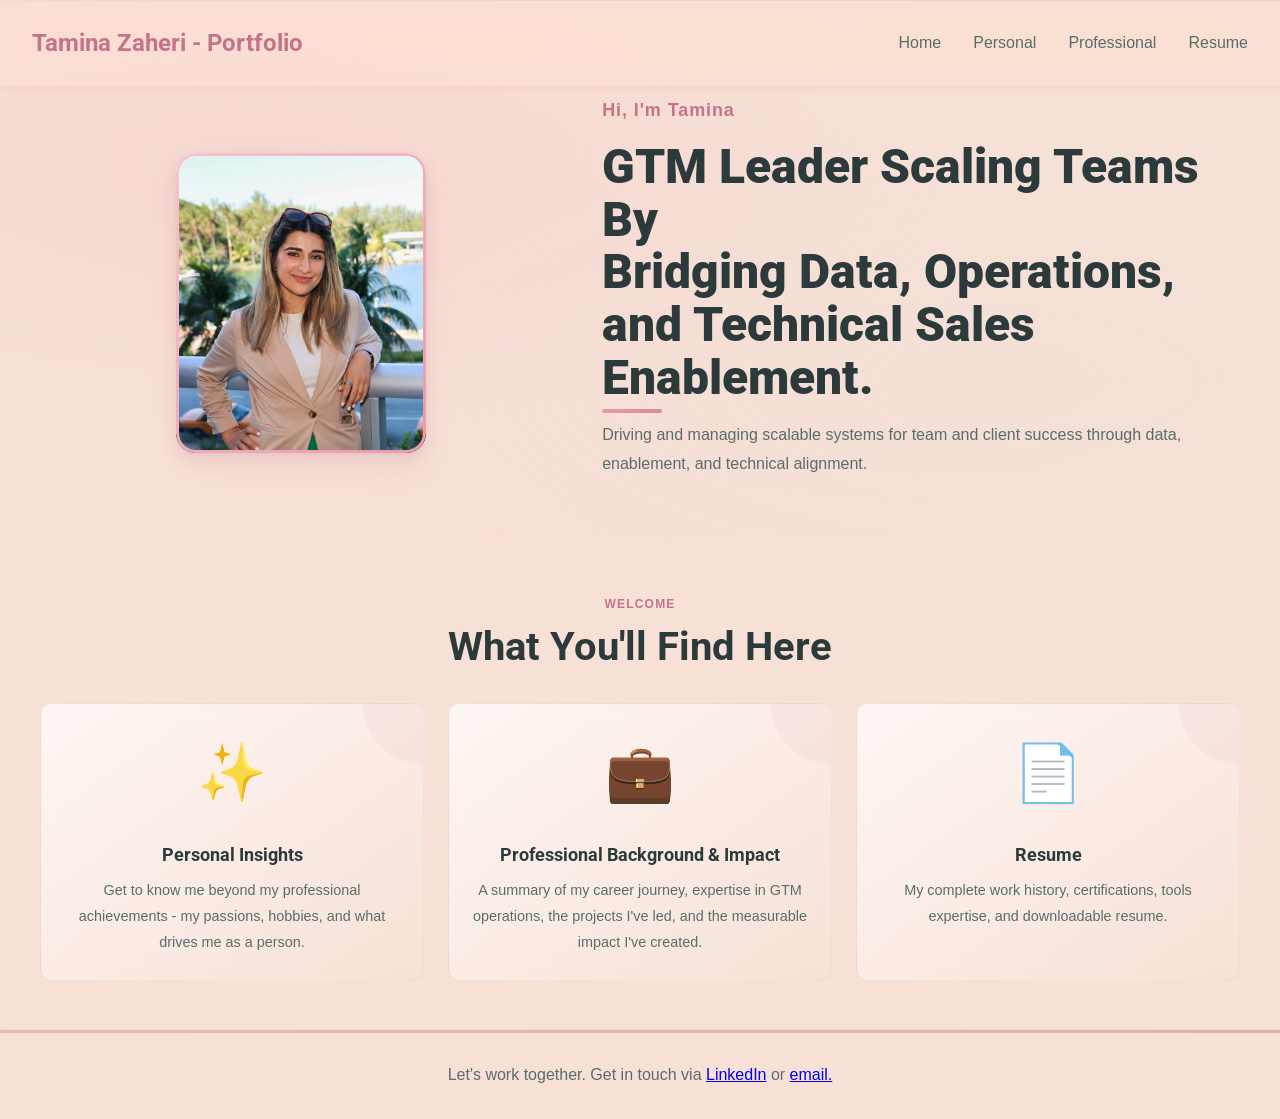
<file: index.html>
<!DOCTYPE html>
<html lang="en">
<head>
    <meta charset="UTF-8">
    <meta name="viewport" content="width=device-width, initial-scale=1.0">
    <title>Tamina Zaheri - Portfolio</title>
    <link rel="preconnect" href="https://fonts.googleapis.com">
    <link rel="preconnect" href="https://fonts.gstatic.com" crossorigin>
    <link href="https://fonts.googleapis.com/css2?family=Roboto:wght@400;700;900&family=Google+Sans:wght@400;500;600&display=swap" rel="stylesheet">
    <link rel="stylesheet" href="styles.css">
</head>
<body>
    <nav class="navbar">
        <div class="nav-container">
            <div class="nav-brand">Tamina Zaheri - Portfolio</div>
            <div class="nav-links">
                <a href="index.html">Home</a>
                <a href="personal.html">Personal</a>
                <a href="professional.html">Professional</a>
                <a href="resume.html">Resume</a>
            </div>
        </div>
    </nav>

    <header class="hero">
        <div class="hero-container">
            <div class="hero-image-section">
                <div class="hero-image-wrapper">
                    <img src="media/Home Profile.png" alt="Profile" class="hero-profile-image">
                </div>
            </div>
            <div class="hero-content">
                <div class="hero-greeting">Hi, I'm Tamina</div>
                <h1 class="hero-title">GTM Leader Scaling Teams By<br>Bridging Data, Operations, and Technical Sales Enablement.</h1>
                <p class="hero-subtitle">Driving and managing scalable systems for team and client success through data, enablement, and technical alignment.</p>
            </div>
        </div>
    </header>

    <!-- Overview Section -->
    <section id="overview" class="section overview-section">
        <div class="container">
            <div class="section-header">
                <span class="section-label">Welcome</span>
                <h2 class="section-title">What You'll Find Here</h2>
            </div>
            <div class="overview-grid">
                <a href="personal.html" class="overview-card">
                    <div class="overview-icon">✨</div>
                    <h3 class="overview-title">Personal Insights</h3>
                    <p class="overview-text">Get to know me beyond my professional achievements - my passions, hobbies, and what drives me as a person.</p>
                </a>
                <a href="professional.html" class="overview-card">
                    <div class="overview-icon">💼</div>
                    <h3 class="overview-title">Professional Background & Impact</h3>
                    <p class="overview-text">A summary of my career journey, expertise in GTM operations, the projects I've led, and the measurable impact I've created.</p>
                </a>
                <a href="resume.html" class="overview-card">
                    <div class="overview-icon">📄</div>
                    <h3 class="overview-title">Resume</h3>
                    <p class="overview-text">My complete work history, certifications, tools expertise, and downloadable resume.</p>
                </a>
            </div>
        </div>
    </section>

    <footer class="footer">
        <div class="container">
            <div class="footer-content">
                <div class="footer-text">
                    <p>Let's work together. Get in touch via <a href="https://www.linkedin.com/in/taminaz/">LinkedIn</a> or <a href="mailto:zaheri.tamina@gmail.com">email.</a></p>
                </div>
            </div>
        </div>
    </footer>

    <script src="script.js"></script>
</body>
</html>
</file>
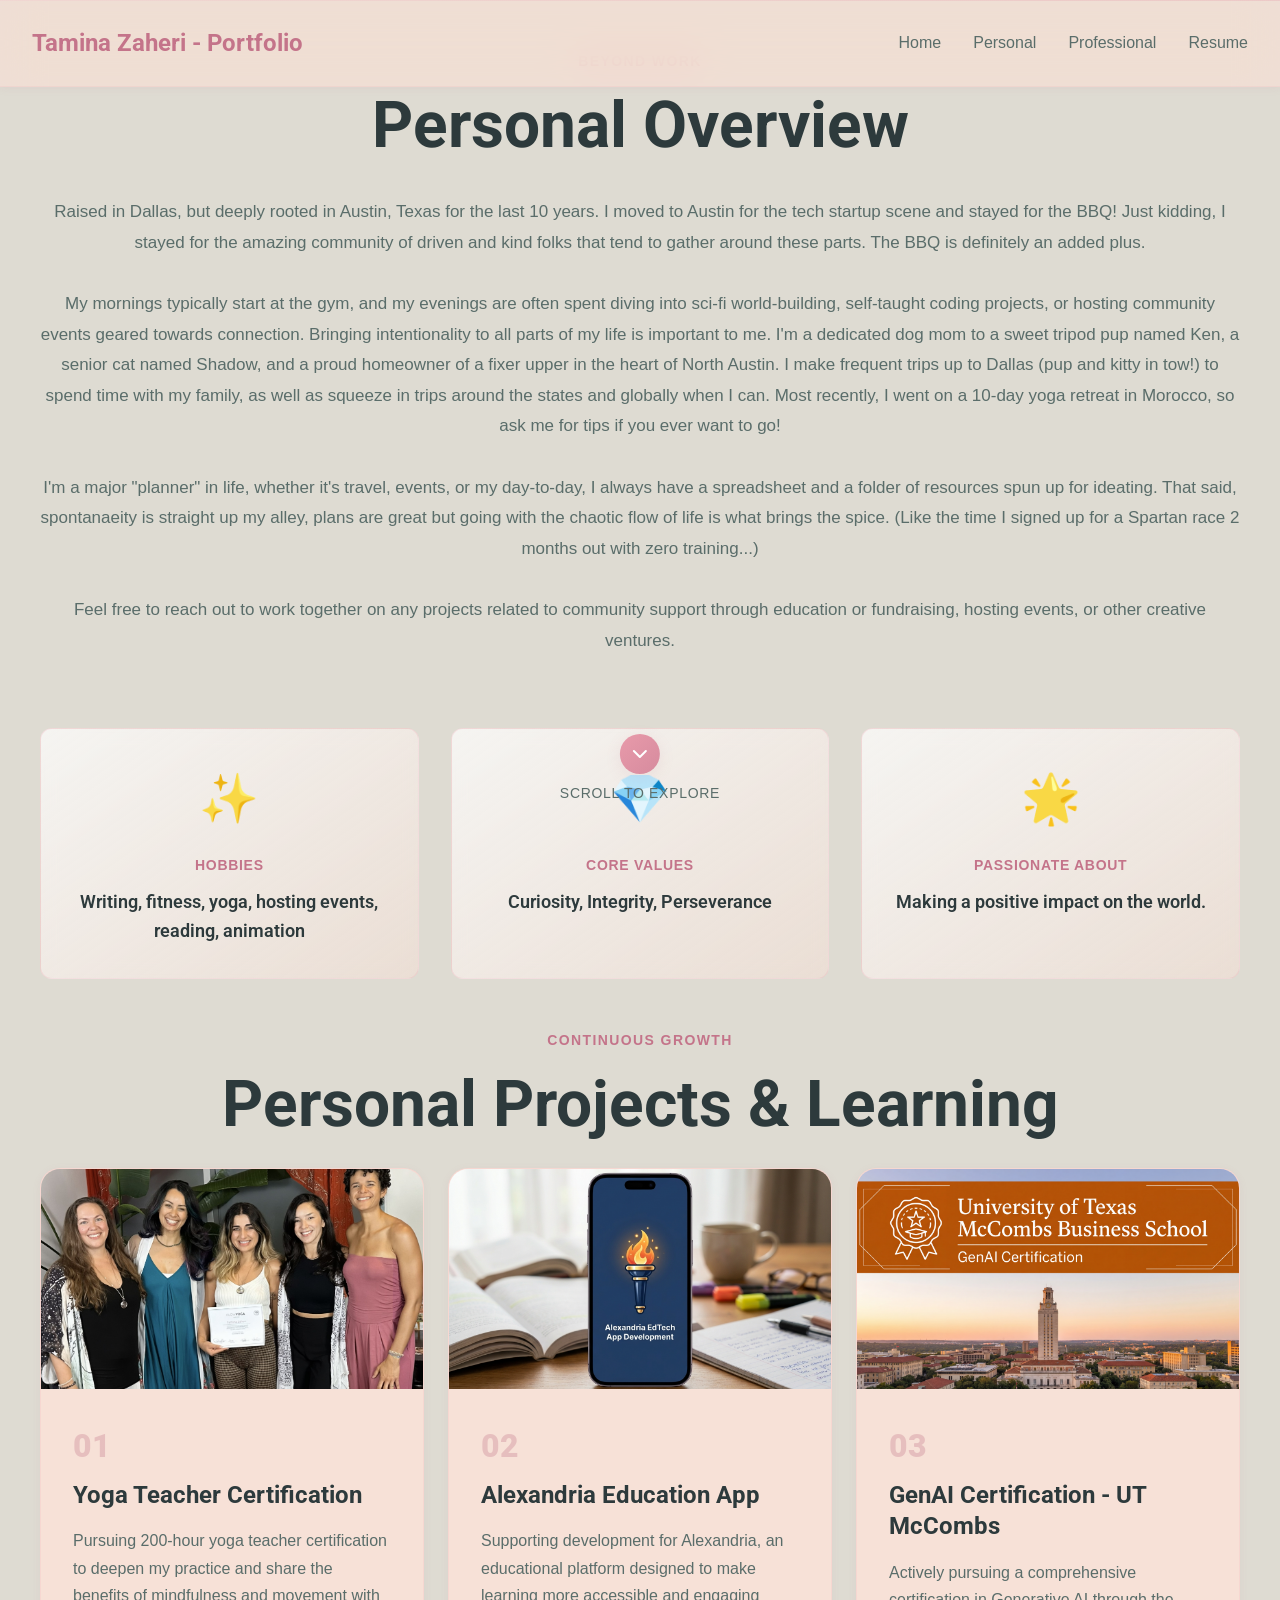
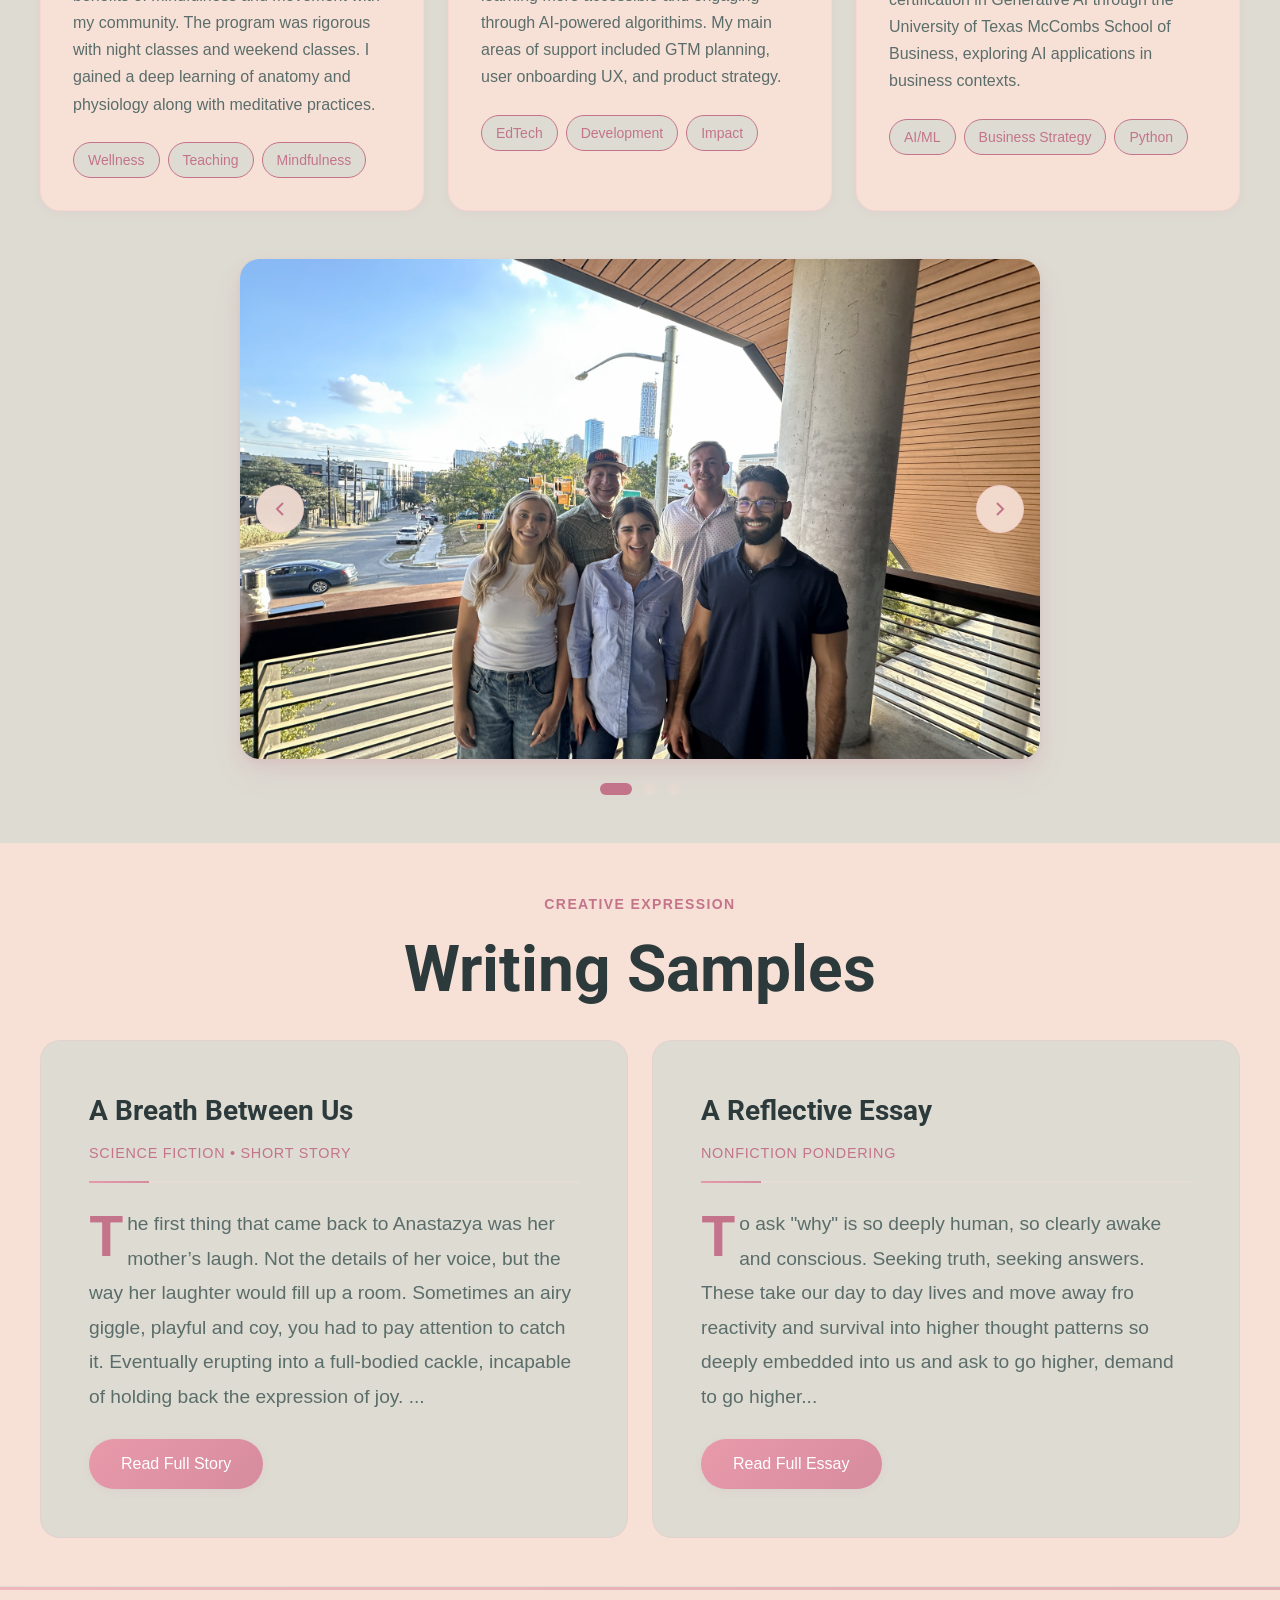
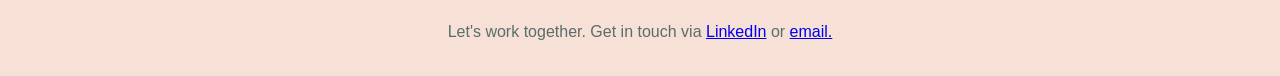
<file: personal.html>
<!DOCTYPE html>
<html lang="en">
<head>
    <meta charset="UTF-8">
    <meta name="viewport" content="width=device-width, initial-scale=1.0">
    <title>Personal - Sales Operations Portfolio</title>
    <link rel="preconnect" href="https://fonts.googleapis.com">
    <link rel="preconnect" href="https://fonts.gstatic.com" crossorigin>
    <link href="https://fonts.googleapis.com/css2?family=Roboto:wght@400;700;900&family=Google+Sans:wght@400;500;600&display=swap" rel="stylesheet">
    <link rel="stylesheet" href="styles.css">
</head>
<body>
    <nav class="navbar">
        <div class="nav-container">
            <div class="nav-brand">Tamina Zaheri - Portfolio</div>
            <div class="nav-links">
                <a href="index.html">Home</a>
                <a href="personal.html">Personal</a>
                <a href="professional.html">Professional</a>
                <a href="resume.html">Resume</a>
            </div>
        </div>
    </nav>

    <!-- Personal Section -->
    <section id="personal" class="section personal-section">
        <div class="container">
            <div class="section-header">
                <span class="section-label">Beyond Work</span>
                <h2 class="section-title">Personal Overview</h2>
            </div>
            <div class="personal-content">
                <div class="personal-intro">
                    <div class="personal-text">
                        <p>Raised in Dallas, but deeply rooted in Austin, Texas for the last 10 years. I moved to Austin for the tech startup scene and stayed for the BBQ! Just kidding, I stayed for the amazing community of driven and kind folks that tend to gather around these parts. The BBQ is definitely an added plus. 
<br><br>
My mornings typically start at the gym, and my evenings are often spent diving into sci-fi world-building, self-taught coding projects, or hosting community events geared towards connection. Bringing intentionality to all parts of my life is important to me. I'm a dedicated dog mom to a sweet tripod pup named Ken, a senior cat named Shadow, and a proud homeowner of a fixer upper in the heart of North Austin. I make frequent trips up to Dallas (pup and kitty in tow!) to spend time with my family, as well as squeeze in trips around the states and globally when I can. Most recently, I went on a 10-day yoga retreat in Morocco, so ask me for tips if you ever want to go! 
<br><br>
I'm a major "planner" in life, whether it's travel, events, or my day-to-day, I always have a spreadsheet and a folder of resources spun up for ideating. That said, spontanaeity is straight up my alley, plans are great but going with the chaotic flow of life is what brings the spice. (Like the time I signed up for a Spartan race 2 months out with zero training...)
<br><br> Feel free to reach out to work together on any projects related to community support through education or fundraising, hosting events, or other creative ventures.</p>
                    </div>
                </div>
                <div class="personal-highlights">
                    <div class="highlight-item">
                        <div class="highlight-icon">✨</div>
                        <div class="highlight-label">Hobbies</div>
                        <div class="highlight-value">Writing, fitness, yoga, hosting events, reading, animation</div>
                    </div>
                    <div class="highlight-item">
                        <div class="highlight-icon">💎</div>
                        <div class="highlight-label">Core Values</div>
                        <div class="highlight-value">Curiosity, Integrity, Perseverance</div>
                    </div>
                    <div class="highlight-item">
                        <div class="highlight-icon">🌟</div>
                        <div class="highlight-label">Passionate About</div>
                        <div class="highlight-value">Making a positive impact on the world.</div>
                    </div>
                </div>

                <!-- Personal Projects -->
                <div class="personal-projects-inline">
                    <div class="section-header">
                        <span class="section-label">Continuous Growth</span>
                        <h3 class="section-title">Personal Projects & Learning</h3>
                    </div>

                    <div class="personal-project-grid">
                        <!-- Personal Project 1 -->
                        <article class="personal-project-card">
                            <div class="personal-project-image">
                                <img src="media/yoga certification.jpg" alt="Yoga Teacher Certification">
                            </div>
                            <div class="personal-project-content">
                                <div class="personal-project-number">01</div>
                                <h3 class="personal-project-title">Yoga Teacher Certification</h3>
                                <p class="personal-project-description">Pursuing 200-hour yoga teacher certification to deepen my practice and share the benefits of mindfulness and movement with my community. The program was rigorous with night classes and weekend classes. I gained a deep learning of anatomy and physiology along with meditative practices.</p>
                                <div class="personal-project-tags">
                                    <span class="project-tag">Wellness</span>
                                    <span class="project-tag">Teaching</span>
                                    <span class="project-tag">Mindfulness</span>
                                </div>
                            </div>
                        </article>

                        <!-- Personal Project 2 -->
                        <article class="personal-project-card">
                            <div class="personal-project-image">
                                <img src="media/Alexandria.png" alt="Alexandria Education App">
                            </div>
                            <div class="personal-project-content">
                                <div class="personal-project-number">02</div>
                                <h3 class="personal-project-title">Alexandria Education App</h3>
                                <p class="personal-project-description">Supporting development for Alexandria, an educational platform designed to make learning more accessible and engaging through AI-powered algorithims. My main areas of support included GTM planning, user onboarding UX, and product strategy.</p>
                                <div class="personal-project-tags">
                                    <span class="project-tag">EdTech</span>
                                    <span class="project-tag">Development</span>
                                    <span class="project-tag">Impact</span>
                                </div>
                            </div>
                        </article>

                        <!-- Personal Project 3 -->
                        <article class="personal-project-card">
                            <div class="personal-project-image">
                                <img src="media/UTGenAI.png" alt="GenAI Certification">
                            </div>
                            <div class="personal-project-content">
                                <div class="personal-project-number">03</div>
                                <h3 class="personal-project-title">GenAI Certification - UT McCombs</h3>
                                <p class="personal-project-description">Actively pursuing a comprehensive certification in Generative AI through the University of Texas McCombs School of Business, exploring AI applications in business contexts.</p>
                                <div class="personal-project-tags">
                                    <span class="project-tag">AI/ML</span>
                                    <span class="project-tag">Business Strategy</span>
                                    <span class="project-tag">Python</span>
                                </div>
                            </div>
                        </article>
                    </div>
                </div>

                <!-- Image Carousel -->
                <div class="personal-gallery-carousel">
                    <div class="carousel-container">
                        <button class="carousel-btn carousel-prev" aria-label="Previous image">
                            <svg width="24" height="24" viewBox="0 0 24 24" fill="none" stroke="currentColor" stroke-width="2">
                                <polyline points="15 18 9 12 15 6"></polyline>
                            </svg>
                        </button>
                        <div class="carousel-track">
                            <div class="carousel-slide active">
                                <img src="media/austin office.png" alt="Personal photo 1" class="carousel-image">
                            </div>
                            <div class="carousel-slide">
                                <img src="media/ken.jpg" alt="Personal photo 2" class="carousel-image">
                            </div>
                            <div class="carousel-slide">
                                <img src="media/shadow.jpg" alt="Personal photo 3" class="carousel-image">
                            </div>
                                                    <div class="carousel-slide">
                                <img src="media/telluride.jpg" alt="Personal photo 3" class="carousel-image">
                            </div>
                                                    <div class="carousel-slide">
                                <img src="media/SKO.JPG" alt="Personal photo 3" class="carousel-image">
                            </div>
                                                    <div class="carousel-slide">
                                <img src="media/morocco.jpg" alt="Personal photo 3" class="carousel-image">
                            </div>
                                                    <div class="carousel-slide">
                                <img src="media/family.jpg" alt="Personal photo 3" class="carousel-image">
                            </div>
                        </div>
                        <button class="carousel-btn carousel-next" aria-label="Next image">
                            <svg width="24" height="24" viewBox="0 0 24 24" fill="none" stroke="currentColor" stroke-width="2">
                                <polyline points="9 18 15 12 9 6"></polyline>
                            </svg>
                        </button>
                    </div>
                    <div class="carousel-indicators">
                        <button class="carousel-dot active" data-slide="0" aria-label="Go to slide 1"></button>
                        <button class="carousel-dot" data-slide="1" aria-label="Go to slide 2"></button>
                        <button class="carousel-dot" data-slide="2" aria-label="Go to slide 3"></button>
                    </div>
                </div>
            </div>
        </div>
    </section>

    <!-- Creative Writing Section -->
    <section id="creative-writing" class="section creative-writing-section">
        <div class="container">
            <div class="section-header">
                <span class="section-label">Creative Expression</span>
                <h2 class="section-title">Writing Samples</h2>
            </div>

            <div class="writing-samples">
                <!-- Writing Sample 1 -->
                <article class="writing-sample">
                    <div class="writing-header">
                        <h3 class="writing-title">A Breath Between Us</h3>
                        <p class="writing-meta">Science Fiction • Short Story</p>
                    </div>
                    <div class="writing-preview">
                        <p>The first thing that came back to Anastazya was her mother’s laugh.

Not the details of her voice, but the way her laughter would fill up a room. Sometimes an airy giggle, playful and coy, you had to pay attention to catch it. Eventually erupting into a full-bodied cackle, incapable of holding back the expression of joy.
...</p>
                    </div>
                    <button class="read-more-btn" onclick="openModal('modal1')">Read Full Story</button>
                </article>

                <!-- Writing Sample 2 -->
                <article class="writing-sample">
                    <div class="writing-header">
                        <h3 class="writing-title">A Reflective Essay</h3>
                        <p class="writing-meta">Nonfiction Pondering</p>
                    </div>
                    <div class="writing-preview">
                        <p>To ask "why" is so deeply human, so clearly awake and conscious. Seeking truth, seeking answers. These take our day to day lives and move away fro reactivity and survival into higher thought patterns so deeply embedded into us and ask to go higher, demand to go higher...</p>
                    </div>
                    <button class="read-more-btn" onclick="openModal('modal2')">Read Full Essay</button>
                </article>
            </div>
        </div>
    </section>

    <!-- Modal 1 - The Architect's Dilemma -->
    <div id="modal1" class="modal">
        <div class="modal-content">
            <button class="modal-close" onclick="closeModal('modal1')" aria-label="Close modal">
                <svg width="24" height="24" viewBox="0 0 24 24" fill="none" stroke="currentColor" stroke-width="2">
                    <line x1="18" y1="6" x2="6" y2="18"></line>
                    <line x1="6" y1="6" x2="18" y2="18"></line>
                </svg>
            </button>
            <div class="modal-header">
                <h3 class="modal-title">A Breathe Between Us</h3>
                <p class="modal-meta">Science Fiction • Novel WIP</p>
            </div>
            <div class="modal-body">
                <p>The first thing that came back to Anastazya was her mother’s laugh.</p>
                <p>Not the details of her voice, but the way her laughter would fill up a room. Sometimes an airy giggle, playful and coy, you had to pay attention to catch it. Eventually erupting into a full-bodied cackle, incapable of holding back the expression of joy.</p>
                <p>It felt foreign at first, but the longer she lingered, the more it solidified. Pixelated images flooded in tethered to her mother's laugh. </p>
                <p>Streaks of light danced into fragments of a larger image that flashed briefly: a young boy’s mischievous smile, an older man’s weathered hands, the scent of rain on a humid summer’s day, blinding sunlight bouncing off a cement driveway littered with children’s toys and half finished woodworking projects. </p>
                <p>Is this death? She wondered. The fragments steadied into streams of images, tied to scents, sounds, and feelings. This wasn’t dying, this was remembering.</p>
                <p>Not just any memories, her own memories. Her family?</p>
            </div>
        </div>
    </div>

    <!-- Modal 2 - Between Breaths -->
    <div id="modal2" class="modal">
        <div class="modal-content">
            <button class="modal-close" onclick="closeModal('modal2')" aria-label="Close modal">
                <svg width="24" height="24" viewBox="0 0 24 24" fill="none" stroke="currentColor" stroke-width="2">
                    <line x1="18" y1="6" x2="6" y2="18"></line>
                    <line x1="6" y1="6" x2="18" y2="18"></line>
                </svg>
            </button>
            <div class="modal-header">
                <h3 class="modal-title"></h3>
                <p class="modal-meta">A Reflective Essay</p>
            </div>
            <div class="modal-body">
                <p>To ask "why" is so deeply human, so clearly awake and conscious. Seeking truth, seeking answers. These take our day to day lives and move away fro reactivity and survival into higher thought patterns so deeply embedded into us and ask to go higher, demand to go higher. </p>
                <p>Every soul is one of an adventurer. We chose to enter this life on a mission to discover: What does it mean to be human? Our sense are our gifts - to taste the sweetness of fruit, the smell of grass after a heavy rain, to lock eyes with our lovers, to hear our names called across a room, to feel the warm of the sun. Our bodies are gifted with emotions - heart swelling joy, bellyaching laughter, and still the necessary paralyzing pain of grief, the volcanic pressure of anger. All are necessary in the heroic journey we take towards finding our purpose.</p>
                <p>Expansion requires growth which requires pain. If we lives our lives with no pain we would rob ourselves of it means to be human. You are here! You are alive! You are human. Embrace it. Love it. Allow it. Resistance to being imperfect will not serve you, my love. There is nothing perfect in this world, that's exactly what makes it perfect. You are a reflection of an imperfect world and your life is a reflection of you.</p>
                <p>We continue to evolve and now we trek into the unknown as pioneers of our destiny. Now, to evolve further we must go against our nature. There are no lions or bears now, but there is social anxiety, there are career step backs, there are relationships we cannot see ourselves living without. These are our new bears. Instead of running from the bear, we must turn around and face it. That is where our next evolutionary growth spurt lives. Can you turn towards your flaws? Can you show them as much love and grace as you do to your favorite parts of you?</p>
                <p>We constantly are building the path of our adventures, laying down the tracks as we go. Do you choose to go up the hill of resistance and self criticism or down the slope of acceptance and allowance? To go deeper down this path of allowing flaws requires that we retrain our subconscious and address our inner critics. In this spirit of allowing flaws, do not expect yourself to perfect this process now. </p>
                <p>We must first become aware and practice, overtime it will become easier. </p>
            </div>
        </div>
    </div>

    <!-- Scroll Indicator -->
    <div class="scroll-indicator-container">
        <div class="scroll-indicator-arrow">
            <svg width="24" height="24" viewBox="0 0 24 24" fill="none" stroke="currentColor" stroke-width="2" stroke-linecap="round" stroke-linejoin="round">
                <polyline points="6 9 12 15 18 9"></polyline>
            </svg>
        </div>
        <span class="scroll-indicator-text">Scroll to explore</span>
    </div>

    <footer class="footer">
        <div class="container">
            <div class="footer-content">
                <div class="footer-text">
                    <p>Let's work together. Get in touch via <a href="https://www.linkedin.com/in/taminaz/">LinkedIn</a> or <a href="mailto:zaheri.tamina@gmail.com">email.</a></p>
                </div>
            </div>
        </div>
    </footer>

    <script src="script.js"></script>
</body>
</html>
</file>
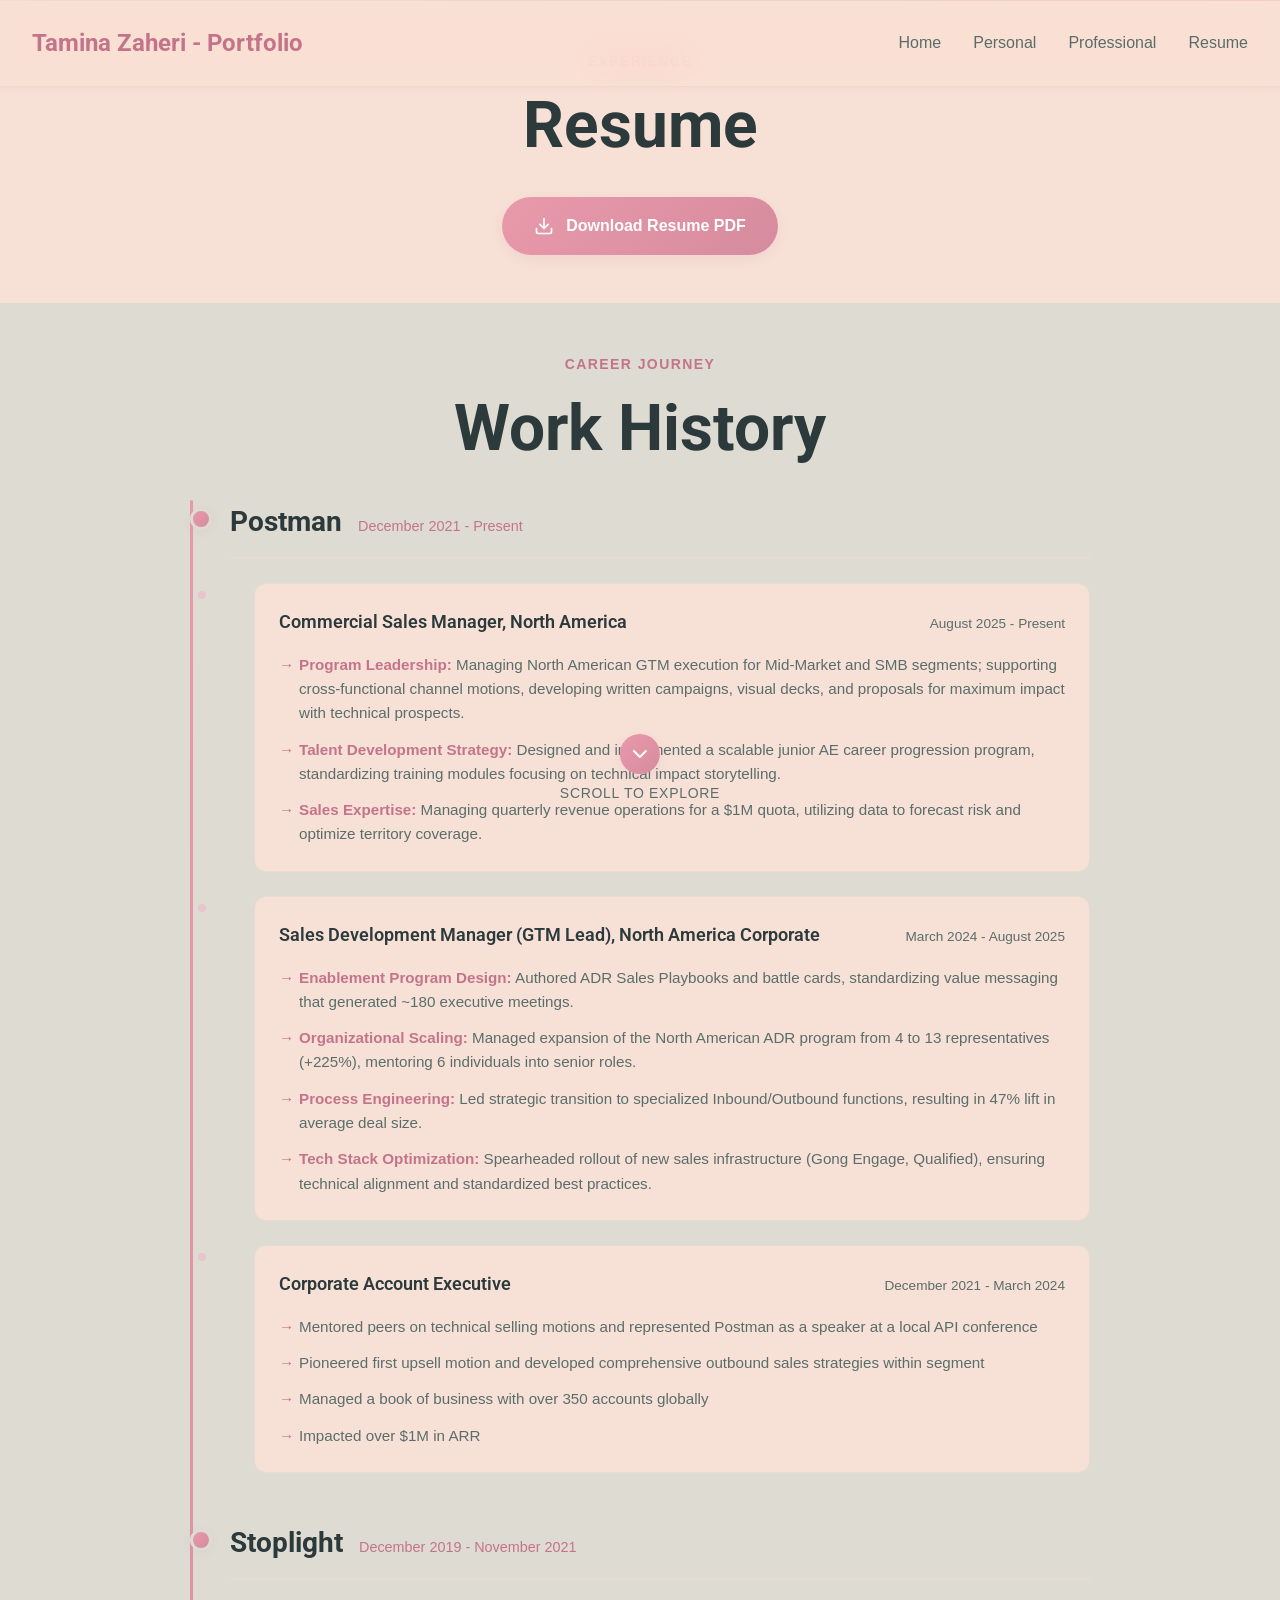
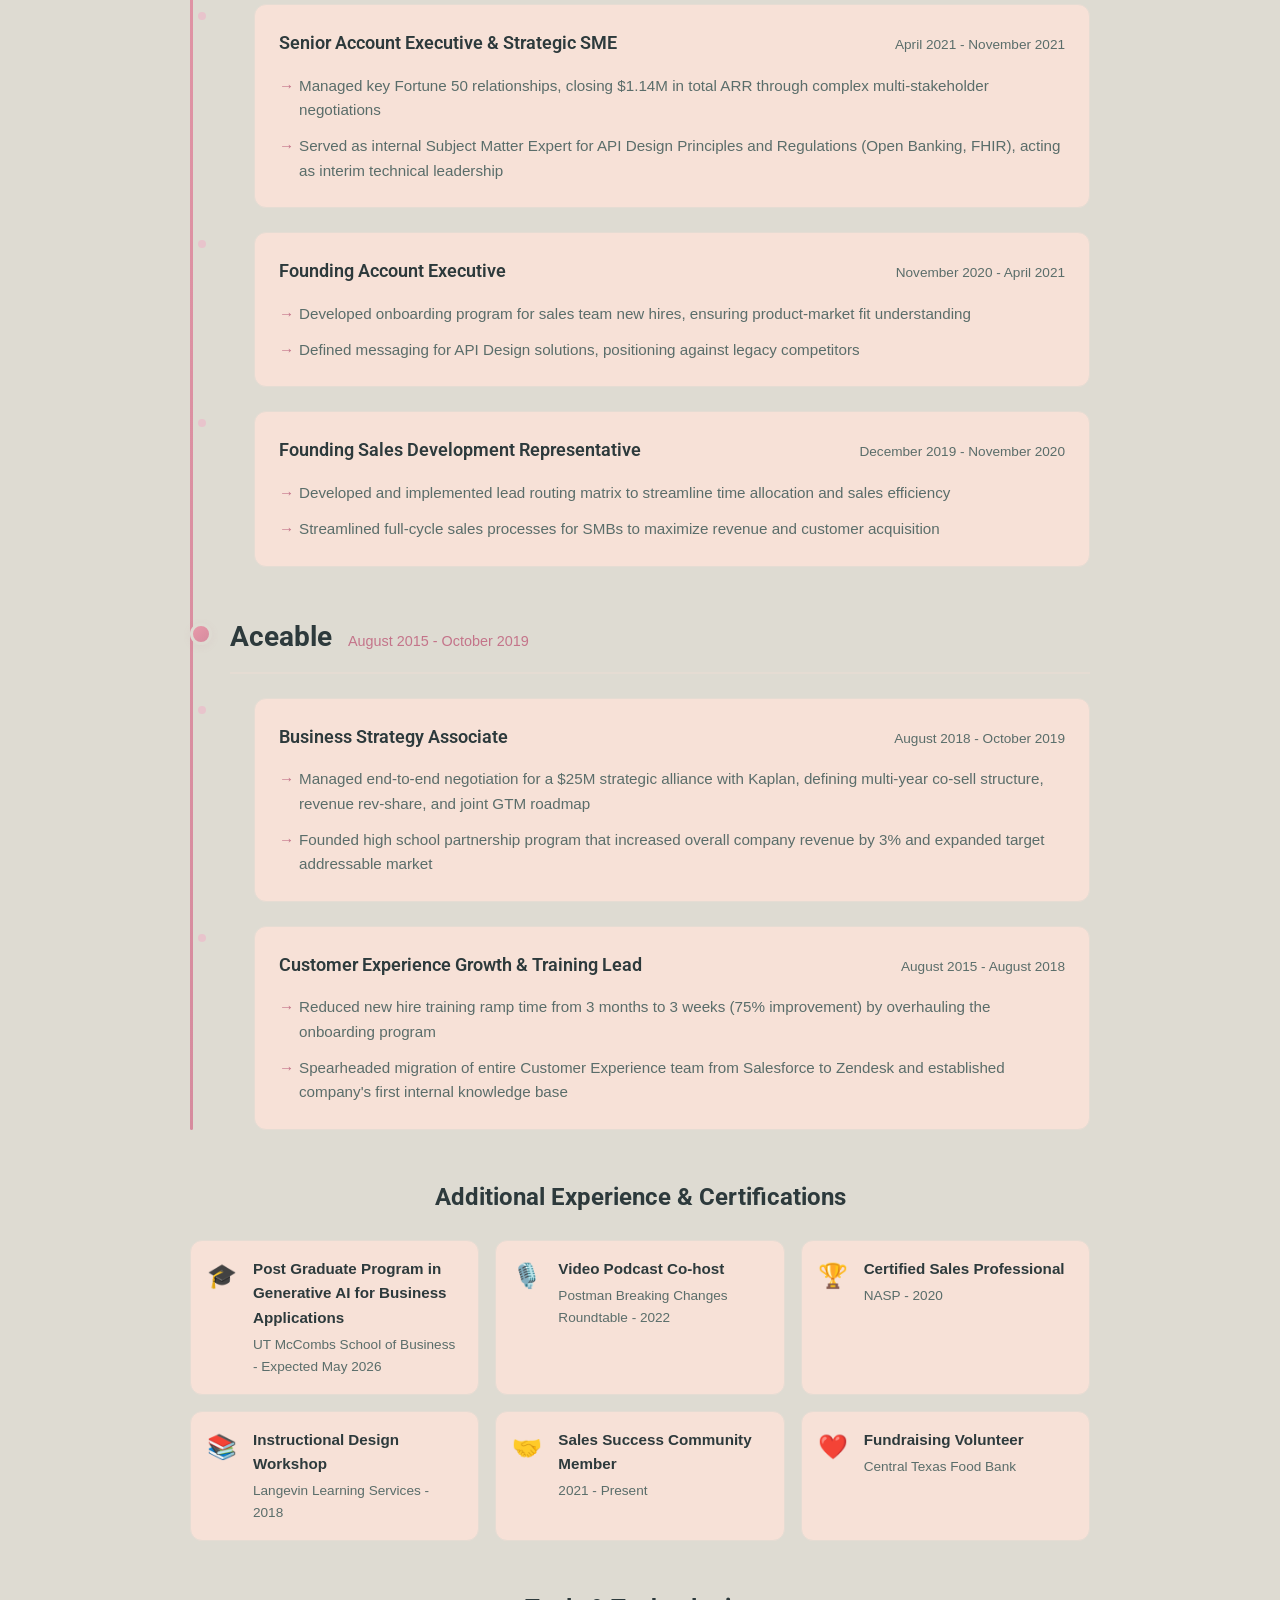
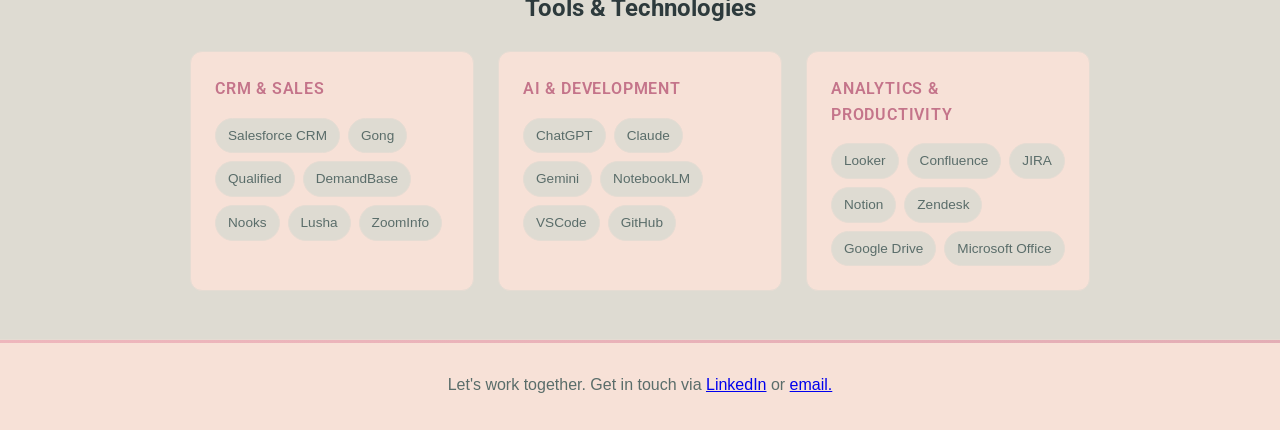
<file: resume.html>
<!DOCTYPE html>
<html lang="en">
<head>
    <meta charset="UTF-8">
    <meta name="viewport" content="width=device-width, initial-scale=1.0">
    <title>Resume - Tamina Zaheri</title>
    <link rel="preconnect" href="https://fonts.googleapis.com">
    <link rel="preconnect" href="https://fonts.gstatic.com" crossorigin>
    <link href="https://fonts.googleapis.com/css2?family=Roboto:wght@400;700;900&family=Google+Sans:wght@400;500;600&display=swap" rel="stylesheet">
    <link rel="stylesheet" href="styles.css">
</head>
<body>
    <nav class="navbar">
        <div class="nav-container">
            <div class="nav-brand">Tamina Zaheri - Portfolio</div>
            <div class="nav-links">
                <a href="index.html">Home</a>
                <a href="personal.html">Personal</a>
                <a href="professional.html">Professional</a>
                <a href="resume.html">Resume</a>
            </div>
        </div>
    </nav>

    <!-- Resume Header Section -->
    <section id="resume-header" class="section resume-header-section">
        <div class="container">
            <div class="section-header">
                <span class="section-label">Experience</span>
                <h2 class="section-title">Resume</h2>
            </div>
            <div class="resume-download">
                <a href="media/Tamina Zaheri - Resume.pdf" class="resume-btn" download>
                    <svg width="20" height="20" viewBox="0 0 24 24" fill="none" stroke="currentColor" stroke-width="2" stroke-linecap="round" stroke-linejoin="round">
                        <path d="M21 15v4a2 2 0 0 1-2 2H5a2 2 0 0 1-2-2v-4"></path>
                        <polyline points="7 10 12 15 17 10"></polyline>
                        <line x1="12" y1="15" x2="12" y2="3"></line>
                    </svg>
                    Download Resume PDF
                </a>
            </div>
        </div>
    </section>

    <!-- Work History Section -->
    <section id="work-history" class="section work-history-section">
        <div class="container">
            <div class="section-header">
                <span class="section-label">Career Journey</span>
                <h2 class="section-title">Work History</h2>
            </div>

            <div class="timeline">
                <!-- Postman -->
                <div class="timeline-company" data-aos="fade-up">
                    <div class="company-header">
                        <h3 class="company-name">Postman</h3>
                        <span class="company-tenure">December 2021 - Present</span>
                    </div>
                    <div class="company-roles">
                        <div class="role-item">
                            <div class="role-marker"></div>
                            <div class="role-content">
                                <div class="role-header">
                                    <h4 class="role-title">Commercial Sales Manager, North America</h4>
                                    <span class="role-dates">August 2025 - Present</span>
                                </div>
                                <ul class="role-details">
                                    <li><strong>Program Leadership:</strong> Managing North American GTM execution for Mid-Market and SMB segments; supporting cross-functional channel motions, developing written campaigns, visual decks, and proposals for maximum impact with technical prospects.</li>
                                    <li><strong>Talent Development Strategy:</strong> Designed and implemented a scalable junior AE career progression program, standardizing training modules focusing on technical impact storytelling.</li>
                                    <li><strong>Sales Expertise:</strong> Managing quarterly revenue operations for a $1M quota, utilizing data to forecast risk and optimize territory coverage.</li>
                                </ul>
                            </div>
                        </div>
                        <div class="role-item">
                            <div class="role-marker"></div>
                            <div class="role-content">
                                <div class="role-header">
                                    <h4 class="role-title">Sales Development Manager (GTM Lead), North America Corporate</h4>
                                    <span class="role-dates">March 2024 - August 2025</span>
                                </div>
                                <ul class="role-details">
                                    <li><strong>Enablement Program Design:</strong> Authored ADR Sales Playbooks and battle cards, standardizing value messaging that generated ~180 executive meetings.</li>
                                    <li><strong>Organizational Scaling:</strong> Managed expansion of the North American ADR program from 4 to 13 representatives (+225%), mentoring 6 individuals into senior roles.</li>
                                    <li><strong>Process Engineering:</strong> Led strategic transition to specialized Inbound/Outbound functions, resulting in 47% lift in average deal size.</li>
                                    <li><strong>Tech Stack Optimization:</strong> Spearheaded rollout of new sales infrastructure (Gong Engage, Qualified), ensuring technical alignment and standardized best practices.</li>
                                </ul>
                            </div>
                        </div>
                        <div class="role-item">
                            <div class="role-marker"></div>
                            <div class="role-content">
                                <div class="role-header">
                                    <h4 class="role-title">Corporate Account Executive</h4>
                                    <span class="role-dates">December 2021 - March 2024</span>
                                </div>
                                <ul class="role-details">
                                    <li>Mentored peers on technical selling motions and represented Postman as a speaker at a local API conference</li>
                                    <li>Pioneered first upsell motion and developed comprehensive outbound sales strategies within segment</li>
                                    <li>Managed a book of business with over 350 accounts globally</li>
                                    <li>Impacted over $1M in ARR</li>
                                </ul>
                            </div>
                        </div>
                    </div>
                </div>

                <!-- Stoplight -->
                <div class="timeline-company" data-aos="fade-up">
                    <div class="company-header">
                        <h3 class="company-name">Stoplight</h3>
                        <span class="company-tenure">December 2019 - November 2021</span>
                    </div>
                    <div class="company-roles">
                        <div class="role-item">
                            <div class="role-marker"></div>
                            <div class="role-content">
                                <div class="role-header">
                                    <h4 class="role-title">Senior Account Executive & Strategic SME</h4>
                                    <span class="role-dates">April 2021 - November 2021</span>
                                </div>
                                <ul class="role-details">
                                    <li>Managed key Fortune 50 relationships, closing $1.14M in total ARR through complex multi-stakeholder negotiations</li>
                                    <li>Served as internal Subject Matter Expert for API Design Principles and Regulations (Open Banking, FHIR), acting as interim technical leadership</li>
                                </ul>
                            </div>
                        </div>
                        <div class="role-item">
                            <div class="role-marker"></div>
                            <div class="role-content">
                                <div class="role-header">
                                    <h4 class="role-title">Founding Account Executive</h4>
                                    <span class="role-dates">November 2020 - April 2021</span>
                                </div>
                                <ul class="role-details">
                                    <li>Developed onboarding program for sales team new hires, ensuring product-market fit understanding</li>
                                    <li>Defined messaging for API Design solutions, positioning against legacy competitors</li>
                                </ul>
                            </div>
                        </div>
                        <div class="role-item">
                            <div class="role-marker"></div>
                            <div class="role-content">
                                <div class="role-header">
                                    <h4 class="role-title">Founding Sales Development Representative</h4>
                                    <span class="role-dates">December 2019 - November 2020</span>
                                </div>
                                <ul class="role-details">
                                    <li>Developed and implemented lead routing matrix to streamline time allocation and sales efficiency</li>
                                    <li>Streamlined full-cycle sales processes for SMBs to maximize revenue and customer acquisition</li>
                                </ul>
                            </div>
                        </div>
                    </div>
                </div>

                <!-- Aceable -->
                <div class="timeline-company" data-aos="fade-up">
                    <div class="company-header">
                        <h3 class="company-name">Aceable</h3>
                        <span class="company-tenure">August 2015 - October 2019</span>
                    </div>
                    <div class="company-roles">
                        <div class="role-item">
                            <div class="role-marker"></div>
                            <div class="role-content">
                                <div class="role-header">
                                    <h4 class="role-title">Business Strategy Associate</h4>
                                    <span class="role-dates">August 2018 - October 2019</span>
                                </div>
                                <ul class="role-details">
                                    <li>Managed end-to-end negotiation for a $25M strategic alliance with Kaplan, defining multi-year co-sell structure, revenue rev-share, and joint GTM roadmap</li>
                                    <li>Founded high school partnership program that increased overall company revenue by 3% and expanded target addressable market</li>
                                </ul>
                            </div>
                        </div>
                        <div class="role-item">
                            <div class="role-marker"></div>
                            <div class="role-content">
                                <div class="role-header">
                                    <h4 class="role-title">Customer Experience Growth & Training Lead</h4>
                                    <span class="role-dates">August 2015 - August 2018</span>
                                </div>
                                <ul class="role-details">
                                    <li>Reduced new hire training ramp time from 3 months to 3 weeks (75% improvement) by overhauling the onboarding program</li>
                                    <li>Spearheaded migration of entire Customer Experience team from Salesforce to Zendesk and established company's first internal knowledge base</li>
                                </ul>
                            </div>
                        </div>
                    </div>
                </div>
            </div>

            <!-- Additional Experience -->
            <div class="additional-experience" data-aos="fade-up">
                <h3 class="additional-title">Additional Experience & Certifications</h3>
                <div class="additional-grid">
                    <div class="additional-item">
                        <span class="additional-icon">🎓</span>
                        <div class="additional-content">
                            <strong>Post Graduate Program in Generative AI for Business Applications</strong>
                            <span>UT McCombs School of Business - Expected May 2026</span>
                        </div>
                    </div>
                    <div class="additional-item">
                        <span class="additional-icon">🎙️</span>
                        <div class="additional-content">
                            <strong>Video Podcast Co-host</strong>
                            <span>Postman Breaking Changes Roundtable - 2022</span>
                        </div>
                    </div>
                    <div class="additional-item">
                        <span class="additional-icon">🏆</span>
                        <div class="additional-content">
                            <strong>Certified Sales Professional</strong>
                            <span>NASP - 2020</span>
                        </div>
                    </div>
                    <div class="additional-item">
                        <span class="additional-icon">📚</span>
                        <div class="additional-content">
                            <strong>Instructional Design Workshop</strong>
                            <span>Langevin Learning Services - 2018</span>
                        </div>
                    </div>
                    <div class="additional-item">
                        <span class="additional-icon">🤝</span>
                        <div class="additional-content">
                            <strong>Sales Success Community Member</strong>
                            <span>2021 - Present</span>
                        </div>
                    </div>
                    <div class="additional-item">
                        <span class="additional-icon">❤️</span>
                        <div class="additional-content">
                            <strong>Fundraising Volunteer</strong>
                            <span>Central Texas Food Bank</span>
                        </div>
                    </div>
                </div>
            </div>

            <!-- Tools Section -->
            <div class="tools-section" data-aos="fade-up">
                <h3 class="tools-title">Tools & Technologies</h3>
                <div class="tools-grid">
                    <div class="tool-category">
                        <h4 class="tool-category-title">CRM & Sales</h4>
                        <div class="tool-tags">
                            <span class="tool-tag">Salesforce CRM</span>
                            <span class="tool-tag">Gong</span>
                            <span class="tool-tag">Qualified</span>
                            <span class="tool-tag">DemandBase</span>
                            <span class="tool-tag">Nooks</span>
                            <span class="tool-tag">Lusha</span>
                            <span class="tool-tag">ZoomInfo</span>
                        </div>
                    </div>
                    <div class="tool-category">
                        <h4 class="tool-category-title">AI & Development</h4>
                        <div class="tool-tags">
                            <span class="tool-tag">ChatGPT</span>
                            <span class="tool-tag">Claude</span>
                            <span class="tool-tag">Gemini</span>
                            <span class="tool-tag">NotebookLM</span>
                            <span class="tool-tag">VSCode</span>
                            <span class="tool-tag">GitHub</span>
                        </div>
                    </div>
                    <div class="tool-category">
                        <h4 class="tool-category-title">Analytics & Productivity</h4>
                        <div class="tool-tags">
                            <span class="tool-tag">Looker</span>
                            <span class="tool-tag">Confluence</span>
                            <span class="tool-tag">JIRA</span>
                            <span class="tool-tag">Notion</span>
                            <span class="tool-tag">Zendesk</span>
                            <span class="tool-tag">Google Drive</span>
                            <span class="tool-tag">Microsoft Office</span>
                        </div>
                    </div>
                </div>
            </div>
        </div>
    </section>

    <!-- Scroll Indicator -->
    <div class="scroll-indicator-container">
        <div class="scroll-indicator-arrow">
            <svg width="24" height="24" viewBox="0 0 24 24" fill="none" stroke="currentColor" stroke-width="2" stroke-linecap="round" stroke-linejoin="round">
                <polyline points="6 9 12 15 18 9"></polyline>
            </svg>
        </div>
        <span class="scroll-indicator-text">Scroll to explore</span>
    </div>

    <footer class="footer">
        <div class="container">
            <div class="footer-content">
                <div class="footer-text">
                    <p>Let's work together. Get in touch via <a href="https://www.linkedin.com/in/taminaz/">LinkedIn</a> or <a href="mailto:taminazaheri.tza@gmail.com">email.</a></p>
                </div>
            </div>
        </div>
    </footer>

    <script src="script.js"></script>
</body>
</html>
</file>
<file: styles.css>
:root {
    /* ===== BASE COLORS ===== */
    --cherry-blossom: #edafb8ff;
    --powder-petal: #f7e1d7ff;
    --dust-grey: #dedbd2ff;
    --ash-grey: #6b7f7c;
    --iron-grey: #2d3a3c;

    /* ===== COLOR SYSTEM ===== */
    --color-bg: #f7e1d7ff;
    --color-surface: #dedbd2ff;
    --color-surface-elevated: #f0e8e2ff;
    --color-text-primary: #2d3a3c;
    --color-text-secondary: #5a6d6a;
    --color-border: #e5dcd3ff;

    /* Accent Variations */
    --color-accent: #c4748a;
    --color-accent-light: #f5c5cd;
    --color-accent-bright: #e89aaa;
    --color-accent-deep: #d68b9e;
    --color-accent-dark: #a8616f;
    --color-accent-muted: #e8c4cc;

    /* Semantic Colors */
    --color-success: #9fb8a6;
    --color-warning: #e8b89a;
    --color-info: #a8c5d1;

    /* ===== GRADIENTS ===== */
    --gradient-warm: linear-gradient(135deg, #f7e1d7 0%, #edafb8 100%);
    --gradient-cool: linear-gradient(135deg, #dedbd2 0%, #6b7f7c 100%);
    --gradient-subtle: linear-gradient(180deg, rgba(247, 225, 215, 0) 0%, rgba(237, 175, 184, 0.05) 100%);
    --gradient-hero: radial-gradient(ellipse at 20% 30%, rgba(237, 175, 184, 0.15) 0%, transparent 60%),
                     radial-gradient(ellipse at 80% 70%, rgba(222, 219, 210, 0.12) 0%, transparent 60%);
    --gradient-card: linear-gradient(145deg, rgba(255, 255, 255, 0.7) 0%, rgba(247, 225, 215, 0.5) 100%);
    --gradient-accent: linear-gradient(135deg, var(--color-accent-bright), var(--color-accent-deep));
    --gradient-text: linear-gradient(135deg, var(--color-accent), var(--color-accent-dark));
    --gradient-border: linear-gradient(135deg, var(--color-accent-light), var(--color-accent-bright));

    /* ===== TYPOGRAPHY ===== */
    --font-display: 'Roboto', -apple-system, BlinkMacSystemFont, sans-serif;
    --font-body: 'Google Sans', -apple-system, BlinkMacSystemFont, sans-serif;

    /* Type Scale */
    --text-display-xl: clamp(4rem, 8vw, 6rem);
    --text-display-lg: clamp(3rem, 6vw, 4.5rem);
    --text-display-md: clamp(2rem, 4vw, 3rem);
    --text-display-sm: clamp(1.5rem, 3vw, 2rem);
    --text-body-xl: clamp(1.25rem, 2vw, 1.5rem);
    --text-body-lg: clamp(1.125rem, 1.5vw, 1.25rem);
    --text-body-md: 1rem;
    --text-body-sm: 0.875rem;
    --text-body-xs: 0.75rem;

    /* Font Weights */
    --weight-light: 300;
    --weight-regular: 400;
    --weight-medium: 500;
    --weight-semibold: 600;
    --weight-bold: 700;
    --weight-black: 900;

    /* Line Heights */
    --leading-tight: 1.1;
    --leading-snug: 1.3;
    --leading-normal: 1.6;
    --leading-relaxed: 1.8;
    --leading-loose: 2;

    /* Letter Spacing */
    --tracking-tight: -0.02em;
    --tracking-normal: 0;
    --tracking-wide: 0.05em;
    --tracking-wider: 0.1em;

    /* ===== SPACING ===== */
    --space-1: 0.5rem;    /* 8px */
    --space-2: 1rem;      /* 16px */
    --space-3: 1.5rem;    /* 24px */
    --space-4: 2rem;      /* 32px */
    --space-5: 3rem;      /* 48px */
    --space-6: 4rem;      /* 64px */
    --space-7: 6rem;      /* 96px */
    --space-8: 8rem;      /* 128px */
    --space-9: 12rem;     /* 192px */

    /* Container Widths */
    --container-sm: 640px;
    --container-md: 768px;
    --container-lg: 1024px;
    --container-xl: 1280px;
    --container-2xl: 1400px;

    /* Content Widths */
    --prose-width: 65ch;

    /* ===== BORDER RADIUS ===== */
    --radius-sm: 6px;
    --radius-md: 12px;
    --radius-lg: 20px;
    --radius-xl: 32px;
    --radius-2xl: 48px;
    --radius-full: 9999px;
    --radius-organic: 20px 24px 20px 24px;

    /* ===== SHADOWS ===== */
    --shadow-sm: 0 2px 8px rgba(196, 116, 138, 0.08);
    --shadow-md: 0 4px 16px rgba(196, 116, 138, 0.12);
    --shadow-lg: 0 8px 32px rgba(196, 116, 138, 0.16);
    --shadow-xl: 0 12px 48px rgba(196, 116, 138, 0.20);
    --shadow-inner: inset 0 2px 4px rgba(196, 116, 138, 0.06);
    --shadow-glow: 0 0 24px rgba(237, 175, 184, 0.3);

    /* Multi-layer Shadows */
    --shadow-elevated:
        0 2px 4px rgba(196, 116, 138, 0.08),
        0 8px 16px rgba(196, 116, 138, 0.12),
        0 16px 32px rgba(196, 116, 138, 0.08);

    /* ===== ANIMATIONS ===== */
    --transition: all 0.3s cubic-bezier(0.4, 0, 0.2, 1);
    --transition-fast: all 0.2s cubic-bezier(0.4, 0, 0.2, 1);
    --transition-slow: all 0.5s cubic-bezier(0.4, 0, 0.2, 1);

    /* Easing Functions */
    --ease-spring: cubic-bezier(0.68, -0.55, 0.265, 1.55);
    --ease-smooth: cubic-bezier(0.4, 0, 0.2, 1);
    --ease-in-out-back: cubic-bezier(0.68, -0.6, 0.32, 1.6);
    --ease-elastic: cubic-bezier(0.76, -0.35, 0.24, 1.35);

    /* Duration Scale */
    --duration-instant: 150ms;
    --duration-fast: 250ms;
    --duration-normal: 350ms;
    --duration-slow: 500ms;
    --duration-slower: 750ms;
}

* {
    margin: 0;
    padding: 0;
    box-sizing: border-box;
}

html {
    scroll-behavior: smooth;
}

body {
    font-family: var(--font-body);
    background: var(--color-bg);
    color: var(--color-text-primary);
    line-height: var(--leading-normal);
    overflow-x: hidden;
    -webkit-font-smoothing: antialiased;
    -moz-osx-font-smoothing: grayscale;
}

/* Performance Optimizations */
.hero-image-wrapper,
.overview-card,
.project-card,
.personal-project-card,
.metric-card,
.nav-arrow {
    will-change: transform;
}

/* Remove will-change after animation */
.aos-animate,
.hero-image-wrapper:not(:hover),
.overview-card:not(:hover),
.project-card:not(:hover),
.personal-project-card:not(:hover),
.metric-card:not(:hover) {
    will-change: auto;
}

/* Navbar - Enhanced Glassmorphism */
.navbar {
    position: fixed;
    top: 0;
    left: 0;
    right: 0;
    z-index: 1000;
    background: rgba(247, 225, 215, 0.65);
    backdrop-filter: blur(20px) saturate(180%);
    -webkit-backdrop-filter: blur(20px) saturate(180%);
    border-bottom: 1px solid rgba(237, 175, 184, 0.2);
    box-shadow: var(--shadow-sm);
    transition: all 0.3s var(--ease-smooth);
}

.navbar::before {
    content: '';
    position: absolute;
    top: 0;
    left: 0;
    right: 0;
    height: 1px;
    background: var(--gradient-border);
    opacity: 0.3;
}

.navbar.scrolled {
    background: rgba(247, 225, 215, 0.75);
    backdrop-filter: blur(24px) saturate(200%);
    -webkit-backdrop-filter: blur(24px) saturate(200%);
    box-shadow: var(--shadow-md);
    padding: 0.75rem 0;
}

.navbar.scrolled::before {
    opacity: 0.5;
}

.nav-container {
    max-width: 1400px;
    margin: 0 auto;
    padding: 1.5rem 2rem;
    display: flex;
    justify-content: space-between;
    align-items: center;
}

.nav-brand {
    font-family: var(--font-display);
    font-size: 1.5rem;
    font-weight: 700;
    color: var(--color-accent);
}

.nav-links {
    display: flex;
    gap: 2rem;
}

.nav-links a {
    color: var(--color-text-secondary);
    text-decoration: none;
    font-weight: 500;
    transition: var(--transition);
    position: relative;
}

.nav-links a::after {
    content: '';
    position: absolute;
    bottom: -4px;
    left: 0;
    width: 0;
    height: 2px;
    background: var(--gradient-accent);
    transition: width 0.3s var(--ease-spring);
}

.nav-links a:hover {
    color: var(--color-accent-bright);
}

.nav-links a:hover::after {
    width: 100%;
}

.nav-links a:focus-visible {
    outline: 2px solid var(--color-accent);
    outline-offset: 4px;
    border-radius: var(--radius-sm);
}

/* Hero Section - Enhanced */
.hero {
    min-height: 100vh;
    display: flex;
    flex-direction: column;
    justify-content: center;
    align-items: center;
    padding: var(--space-8) var(--space-4) var(--space-6);
    position: relative;
    overflow: hidden;
}

.hero::before {
    content: '';
    position: absolute;
    top: 0;
    left: 0;
    right: 0;
    bottom: 0;
    background:
        radial-gradient(ellipse at 20% 30%, rgba(237, 175, 184, 0.18) 0%, transparent 50%),
        radial-gradient(ellipse at 80% 70%, rgba(222, 219, 210, 0.15) 0%, transparent 50%),
        radial-gradient(ellipse at 50% 100%, rgba(245, 197, 205, 0.08) 0%, transparent 60%);
    pointer-events: none;
    animation: gradientShift 20s ease-in-out infinite alternate;
}

.hero::after {
    content: '';
    position: absolute;
    top: 0;
    left: 0;
    right: 0;
    bottom: 0;
    background-image: radial-gradient(circle, rgba(237, 175, 184, 0.06) 1px, transparent 1px);
    background-size: 32px 32px;
    pointer-events: none;
    opacity: 0.4;
}

@keyframes gradientShift {
    0% {
        transform: scale(1) translateY(0);
        opacity: 1;
    }
    100% {
        transform: scale(1.1) translateY(-20px);
        opacity: 0.9;
    }
}

.hero-container {
    display: grid;
    grid-template-columns: 1fr 1.2fr;
    gap: 4rem;
    max-width: 1400px;
    align-items: center;
    margin: 0 auto;
    position: relative;
    z-index: 1;
}

.hero-image-section {
    display: flex;
    justify-content: center;
    align-items: center;
    animation: fadeIn 1s ease-out 0.2s backwards;
}

.hero-image-wrapper {
    position: relative;
    width: 300px;
    height: 350px;
    border-radius: var(--radius-lg);
    overflow: hidden;
    box-shadow: var(--shadow-elevated);
    transition: transform 0.5s var(--ease-smooth);
}

.hero-image-wrapper::before {
    content: '';
    position: absolute;
    inset: 0;
    border-radius: inherit;
    padding: 3px;
    background: var(--gradient-border);
    mask: linear-gradient(#fff 0 0) content-box, linear-gradient(#fff 0 0);
    -webkit-mask: linear-gradient(#fff 0 0) content-box, linear-gradient(#fff 0 0);
    mask-composite: exclude;
    -webkit-mask-composite: xor;
    animation: borderRotate 10s linear infinite;
    z-index: 1;
}

@keyframes borderRotate {
    0% {
        filter: hue-rotate(0deg);
    }
    100% {
        filter: hue-rotate(360deg);
    }
}

.hero-image-wrapper:hover {
    transform: translateY(-8px) scale(1.02);
    box-shadow: var(--shadow-xl), var(--shadow-glow);
}

.hero-profile-image {
    width: 100%;
    height: 100%;
    object-fit: cover;
}

.hero-content {
    text-align: left;
    animation: fadeInUp 1s ease-out;
}

.hero-greeting {
    font-size: 1.125rem;
    color: var(--color-accent);
    font-weight: 600;
    letter-spacing: 0.05em;
    margin-bottom: 1rem;
    animation: fadeIn 1s ease-out 0.2s backwards;
}

.hero-title {
    font-family: var(--font-display);
    font-size: var(--text-display-lg);
    font-weight: var(--weight-black);
    line-height: var(--leading-tight);
    margin-bottom: var(--space-3);
    color: var(--color-text-primary);
    animation: fadeIn 1s ease-out 0.4s backwards;
    position: relative;
}

.hero-title::after {
    content: '';
    position: absolute;
    bottom: -8px;
    left: 0;
    width: 60px;
    height: 4px;
    background: var(--gradient-accent);
    border-radius: var(--radius-full);
}

.hero-subtitle {
    font-size: 1.125rem;
    color: var(--color-text-secondary);
    max-width: 600px;
    margin: 0 0 3rem 0;
    line-height: 1.8;
    animation: fadeIn 1s ease-out 0.6s backwards;
}

.hero-stats {
    display: flex;
    justify-content: center;
    gap: 3rem;
    flex-wrap: wrap;
    animation: fadeIn 1s ease-out 0.8s backwards;
}

.stat-item {
    text-align: center;
}

.professional-impact-stats {
    text-align: center;
}

.stat-value {
    font-family: var(--font-display);
    font-size: 4.5rem;
    font-weight: 700;
    color: var(--color-accent);
    line-height: 1;
    margin-bottom: 0.5rem;
}

.stat-label {
    font-size: 0.875rem;
    color: var(--color-text-secondary);
    text-transform: uppercase;
    letter-spacing: 0.05em;
}

.hero-scroll {
    position: absolute;
    bottom: 2rem;
    left: 50%;
    transform: translateX(-50%);
    display: flex;
    flex-direction: column;
    align-items: center;
    gap: 0.5rem;
    color: var(--color-text-secondary);
    font-size: 0.875rem;
    animation: fadeIn 1s ease-out 1s backwards;
}

.scroll-indicator {
    width: 2px;
    height: 40px;
    background: linear-gradient(to bottom, var(--color-accent) 0%, transparent 100%);
    animation: scrollPulse 2s ease-in-out infinite;
}

/* Section Styles */
.section {
    padding: 3rem 2rem;
    position: relative;
}

.container {
    max-width: 1400px;
    margin: 0 auto;
}

.section-header {
    text-align: center;
    margin-bottom: 2rem;
}

.section-label {
    display: inline-block;
    font-size: 0.875rem;
    font-weight: 600;
    color: var(--color-accent);
    text-transform: uppercase;
    letter-spacing: 0.1em;
    margin-bottom: 1rem;
}

.section-title {
    font-family: var(--font-display);
    font-size: clamp(2.5rem, 5vw, 4rem);
    font-weight: 700;
    line-height: 1.2;
    color: var(--color-text-primary);
}

/* Overview Section */
.overview-section {
    background: var(--color-bg);
}

.overview-grid {
    display: grid;
    grid-template-columns: repeat(3, 1fr);
    gap: 1.5rem;
    margin-top: 1.5rem;
    max-width: 1200px;
    margin-left: auto;
    margin-right: auto;
}

.overview-card {
    background: var(--gradient-card);
    backdrop-filter: blur(10px);
    -webkit-backdrop-filter: blur(10px);
    border: 1px solid rgba(237, 175, 184, 0.3);
    border-radius: var(--radius-md);
    padding: var(--space-5);
    text-align: center;
    transition: all 0.4s var(--ease-spring);
    position: relative;
    overflow: hidden;
    text-decoration: none;
    color: inherit;
}

.overview-card::before {
    content: '';
    position: absolute;
    top: 0;
    right: 0;
    width: 60px;
    height: 60px;
    background: var(--gradient-accent);
    opacity: 0.08;
    border-radius: 0 var(--radius-md) 0 100%;
    transition: all 0.4s var(--ease-smooth);
}

.overview-card:hover {
    transform: translateY(-8px) rotate(1deg);
    border-color: var(--color-accent-bright);
    box-shadow: var(--shadow-elevated), var(--shadow-glow);
}

.overview-card:hover::before {
    width: 100px;
    height: 100px;
    opacity: 0.12;
}

.overview-number {
    font-family: var(--font-display);
    font-size: var(--text-display-md);
    font-weight: var(--weight-black);
    background: var(--gradient-text);
    -webkit-background-clip: text;
    -webkit-text-fill-color: transparent;
    background-clip: text;
    margin-bottom: var(--space-2);
    opacity: 0.25;
    transition: opacity 0.3s var(--ease-smooth);
}

.overview-card:hover .overview-number {
    opacity: 0.4;
}

.overview-icon {
    font-size: 3.5rem;
    margin-bottom: var(--space-3);
    filter: grayscale(10%);
    transition: transform 0.3s var(--ease-spring);
    position: relative;
    z-index: 1;
}

.overview-card:hover .overview-icon {
    transform: scale(1.15) rotate(5deg);
}

.overview-title {
    font-family: var(--font-display);
    font-size: 1.5rem;
    font-weight: 700;
    margin-bottom: 1rem;
    color: var(--color-text-primary);
}

.overview-text {
    color: var(--color-text-secondary);
    line-height: 1.8;
    font-size: 1rem;
}

/* Personal Section */
.personal-section {
    background: var(--color-surface);
}

.personal-content {
    display: flex;
    flex-direction: column;
    gap: 2rem;
    max-width: 1200px;
    margin: 0 auto;
}

.personal-intro {
    display: block;
    margin-bottom: var(--space-2);
}

.personal-text {
    font-size: 1.0625rem;
    line-height: 1.8;
    color: var(--color-text-secondary);
    max-width: 100%;
    text-align: center;
}

.personal-text p {
    margin-bottom: 1.5rem;
}

.personal-gallery {
    display: grid;
    grid-template-columns: 1fr 1fr 1fr;
    gap: 1.5rem;
}

.gallery-item {
    overflow: hidden;
    border-radius: 8px;
    box-shadow: var(--shadow-md);
    transition: var(--transition);
}

.gallery-item:hover {
    transform: translateY(-4px);
    box-shadow: var(--shadow-lg);
}

.gallery-image {
    width: 100%;
    height: 100%;
    object-fit: cover;
    aspect-ratio: 1;
    display: block;
}

.personal-text .highlight {
    color: var(--color-accent);
    font-weight: 600;
}

.personal-highlights {
    display: grid;
    grid-template-columns: repeat(auto-fit, minmax(280px, 1fr));
    gap: 2rem;
}

.highlight-item {
    background: var(--gradient-card);
    backdrop-filter: blur(10px);
    -webkit-backdrop-filter: blur(10px);
    border: 1px solid rgba(237, 175, 184, 0.3);
    border-radius: var(--radius-md);
    padding: var(--space-4);
    text-align: center;
    transition: all 0.4s var(--ease-spring);
    position: relative;
    overflow: hidden;
}

.highlight-item::before {
    content: '';
    position: absolute;
    top: -50%;
    left: -50%;
    width: 200%;
    height: 200%;
    background: var(--gradient-accent);
    opacity: 0;
    transform: rotate(45deg);
    transition: opacity 0.5s var(--ease-smooth);
}

.highlight-item:hover {
    border-color: var(--color-accent-bright);
    transform: translateY(-6px) scale(1.02);
    box-shadow: var(--shadow-elevated), var(--shadow-glow);
}

.highlight-item:hover::before {
    opacity: 0.05;
}

.highlight-icon {
    font-size: 3rem;
    margin-bottom: var(--space-2);
    filter: grayscale(10%);
    transition: transform 0.3s var(--ease-spring);
    position: relative;
    z-index: 1;
}

.highlight-item:hover .highlight-icon {
    transform: scale(1.1) rotate(5deg);
}

.highlight-label {
    font-size: 0.875rem;
    color: var(--color-accent);
    font-weight: 600;
    text-transform: uppercase;
    letter-spacing: 0.05em;
    margin-bottom: 0.75rem;
}

.highlight-value {
    font-family: var(--font-display);
    font-size: 1.125rem;
    font-weight: 600;
    color: var(--color-text-primary);
    line-height: 1.6;
}

/* Image Carousel */
.personal-gallery-carousel {
    margin-top: var(--space-2);
}

.carousel-container {
    position: relative;
    max-width: 800px;
    margin: 0 auto;
    border-radius: var(--radius-lg);
    overflow: hidden;
    box-shadow: var(--shadow-elevated);
}

.carousel-track {
    position: relative;
    width: 100%;
    aspect-ratio: 16 / 10;
    overflow: hidden;
}

.carousel-slide {
    position: absolute;
    top: 0;
    left: 0;
    width: 100%;
    height: 100%;
    opacity: 0;
    transition: opacity 0.5s var(--ease-smooth);
    pointer-events: none;
}

.carousel-slide.active {
    opacity: 1;
    pointer-events: auto;
}

.carousel-image {
    width: 100%;
    height: 100%;
    object-fit: cover;
    display: block;
}

.carousel-btn {
    position: absolute;
    top: 50%;
    transform: translateY(-50%);
    background: rgba(247, 225, 215, 0.9);
    backdrop-filter: blur(10px);
    -webkit-backdrop-filter: blur(10px);
    border: 1px solid rgba(237, 175, 184, 0.3);
    width: 48px;
    height: 48px;
    border-radius: 50%;
    display: flex;
    align-items: center;
    justify-content: center;
    cursor: pointer;
    z-index: 10;
    transition: all 0.3s var(--ease-spring);
    color: var(--color-accent);
}

.carousel-btn:hover {
    background: rgba(247, 225, 215, 1);
    transform: translateY(-50%) scale(1.1);
    box-shadow: var(--shadow-md);
}

.carousel-btn:focus-visible {
    outline: 3px solid var(--color-accent-bright);
    outline-offset: 3px;
}

.carousel-prev {
    left: 1rem;
}

.carousel-next {
    right: 1rem;
}

.carousel-indicators {
    display: flex;
    justify-content: center;
    gap: 0.75rem;
    margin-top: 1.5rem;
}

.carousel-dot {
    width: 12px;
    height: 12px;
    border-radius: 50%;
    background: var(--color-border);
    border: none;
    cursor: pointer;
    transition: all 0.3s var(--ease-smooth);
    padding: 0;
}

.carousel-dot:hover {
    background: var(--color-accent-muted);
    transform: scale(1.2);
}

.carousel-dot.active {
    background: var(--color-accent);
    width: 32px;
    border-radius: var(--radius-full);
}

.carousel-dot:focus-visible {
    outline: 2px solid var(--color-accent-bright);
    outline-offset: 2px;
}

/* Modal Styles */
.modal {
    display: none;
    position: fixed;
    top: 0;
    left: 0;
    width: 100%;
    height: 100%;
    background: rgba(45, 58, 60, 0.85);
    backdrop-filter: blur(8px);
    -webkit-backdrop-filter: blur(8px);
    z-index: 10000;
    overflow-y: auto;
    padding: var(--space-4);
    animation: fadeIn 0.3s var(--ease-smooth);
}

.modal.active {
    display: flex;
    align-items: center;
    justify-content: center;
}

.modal-content {
    background: var(--color-surface);
    border-radius: var(--radius-lg);
    max-width: 800px;
    width: 100%;
    max-height: 90vh;
    overflow-y: auto;
    position: relative;
    box-shadow: var(--shadow-xl), 0 0 40px rgba(237, 175, 184, 0.3);
    animation: slideUp 0.4s var(--ease-spring);
}

@keyframes slideUp {
    from {
        transform: translateY(30px);
        opacity: 0;
    }
    to {
        transform: translateY(0);
        opacity: 1;
    }
}

.modal-close {
    position: absolute;
    top: 1.5rem;
    right: 1.5rem;
    width: 40px;
    height: 40px;
    border-radius: 50%;
    background: var(--gradient-accent);
    border: none;
    color: white;
    display: flex;
    align-items: center;
    justify-content: center;
    cursor: pointer;
    transition: all 0.3s var(--ease-spring);
    z-index: 1;
}

.modal-close:hover {
    transform: rotate(90deg) scale(1.1);
    box-shadow: var(--shadow-md);
}

.modal-close:focus-visible {
    outline: 3px solid var(--color-accent-light);
    outline-offset: 3px;
}

.modal-header {
    padding: var(--space-6) var(--space-5) var(--space-3);
    border-bottom: 2px solid var(--color-border);
    position: relative;
}

.modal-header::after {
    content: '';
    position: absolute;
    bottom: -2px;
    left: var(--space-5);
    width: 60px;
    height: 2px;
    background: var(--gradient-accent);
}

.modal-title {
    font-family: var(--font-display);
    font-size: 2rem;
    font-weight: 700;
    color: var(--color-text-primary);
    margin-bottom: 0.5rem;
    padding-right: 3rem;
}

.modal-meta {
    color: var(--color-accent);
    font-size: 0.9rem;
    font-weight: 500;
    text-transform: uppercase;
    letter-spacing: 0.05em;
}

.modal-body {
    padding: var(--space-5);
    color: var(--color-text-secondary);
    line-height: 1.9;
    font-size: 1.0625rem;
}

.modal-body p {
    margin-bottom: 1.5rem;
}

.modal-body p:last-child {
    margin-bottom: 0;
}

.modal-body p:first-of-type::first-letter {
    font-family: var(--font-display);
    font-size: 3.5rem;
    font-weight: var(--weight-bold);
    color: var(--color-accent);
    float: left;
    line-height: 1;
    margin: 0.1rem 0.2rem 0 0;
}

/* Professional Section */
.professional-section {
    background: var(--color-bg);
}

.professional-content {
    max-width: 1200px;
    margin: 0 auto;
}

.professional-summary {
    font-size: 1.0625rem;
    line-height: 1.8;
    color: var(--color-text-secondary);
    margin-bottom: 2rem;
    text-align: center;
    max-width: 100%;
}

.expertise-grid {
    display: grid;
    grid-template-columns: repeat(auto-fit, minmax(250px, 1fr));
    gap: 2rem;
}

.expertise-item {
    background: var(--color-surface);
    border: 1px solid var(--color-border);
    border-radius: 12px;
    padding: 2rem;
    transition: var(--transition);
}

.expertise-item:hover {
    border-color: var(--color-accent);
    box-shadow: var(--shadow-md);
}

.expertise-title {
    font-family: var(--font-display);
    font-size: 1.25rem;
    font-weight: 700;
    color: var(--color-accent);
    margin-bottom: 1.5rem;
}

.expertise-list {
    list-style: none;
    padding: 0;
}

.expertise-list li {
    padding-left: 1.5rem;
    position: relative;
    margin-bottom: 1rem;
    color: var(--color-text-secondary);
    line-height: 1.6;
}

.expertise-list li::before {
    content: '→';
    position: absolute;
    left: 0;
    color: var(--color-accent);
    font-weight: bold;
}

/* Projects Section */
.project-grid {
    display: grid;
    grid-template-columns: repeat(auto-fit, minmax(400px, 1fr));
    gap: 2rem;
}

.project-card {
    background: var(--color-surface);
    border: 1px solid var(--color-border);
    border-radius: var(--radius-md);
    padding: var(--space-5);
    transition: all 0.4s var(--ease-smooth);
    position: relative;
    overflow: hidden;
    box-shadow: var(--shadow-sm),
                var(--shadow-sm);
    cursor: pointer;
}

.project-card::before {
    content: '';
    position: absolute;
    top: 0;
    left: 0;
    width: 5px;
    height: 0;
    background: var(--gradient-accent);
    transition: height 0.5s var(--ease-elastic);
    box-shadow: 2px 0 8px rgba(196, 116, 138, 0.3);
}

.project-card::after {
    content: '';
    position: absolute;
    inset: -1px;
    background: var(--gradient-border);
    border-radius: inherit;
    opacity: 0;
    transition: opacity 0.3s var(--ease-smooth);
    z-index: -1;
}

.project-card:hover {
    transform: translateY(-8px);
    box-shadow: var(--shadow-md),
                var(--shadow-elevated);
}

.project-card:hover::before {
    height: 100%;
}

.project-card:hover::after {
    opacity: 0.3;
}

.project-number {
    font-family: var(--font-display);
    font-size: var(--text-display-md);
    font-weight: var(--weight-black);
    background: var(--gradient-text);
    -webkit-background-clip: text;
    -webkit-text-fill-color: transparent;
    background-clip: text;
    line-height: var(--leading-tight);
    margin-bottom: var(--space-2);
    opacity: 0.15;
    text-shadow: 0 0 20px rgba(237, 175, 184, 0.3);
}

.project-title {
    font-family: var(--font-display);
    font-size: 1.75rem;
    font-weight: 700;
    margin-bottom: 1.5rem;
    color: var(--color-text-primary);
}

.project-title::after {
    content: ' ▼';
    font-size: 0.9rem;
    color: var(--color-accent);
    opacity: 0.6;
    transition: transform 0.3s var(--ease-smooth);
    display: inline-block;
}

.project-card.expanded .project-title::after {
    transform: rotate(180deg);
}

.project-challenge,
.project-solution {
    line-height: 1.8;
    max-height: 0;
    overflow: hidden;
    opacity: 0;
    margin-bottom: 0;
    transition: max-height 0.5s var(--ease-smooth), opacity 0.3s var(--ease-smooth), margin-bottom 0.3s var(--ease-smooth);
}

.project-card.expanded .project-challenge,
.project-card.expanded .project-solution {
    max-height: 1000px;
    opacity: 1;
    margin-bottom: 1.5rem;
}

.project-challenge strong,
.project-solution strong {
    color: var(--color-accent);
}

.project-solution ul {
    list-style: none;
    padding-left: 0;
}

.project-solution li {
    padding-left: 1.5rem;
    position: relative;
    margin-bottom: 0.75rem;
    color: var(--color-text-secondary);
}

.project-solution li::before {
    content: '→';
    position: absolute;
    left: 0;
    color: var(--color-accent);
}

.project-impact {
    padding: 1rem;
    background: rgba(237, 175, 184, 0.05);
    border-left: 3px solid var(--color-accent);
    color: var(--color-text-secondary);
    line-height: 1.6;
    min-height: 100px;
}

.impact-badge {
    display: block;
    width: fit-content;
    padding: 0.25rem 0.75rem;
    background: var(--color-accent);
    color: var(--color-bg);
    font-size: 0.75rem;
    font-weight: 600;
    text-transform: uppercase;
    letter-spacing: 0.05em;
    border-radius: 4px;
    margin-bottom: 0.5rem;
}

/* Impact Section */
.impact-section {
    background: var(--color-surface);
}

.metrics-grid {
    display: grid;
    grid-template-columns: repeat(auto-fit, minmax(300px, 1fr));
    gap: 1.5rem;
    margin-bottom: 1.5rem;
    justify-content: center;
    max-width: 1200px;
    margin-left: auto;
    margin-right: auto;
}

.metric-card {
    background: var(--color-surface-elevated);
    border: 1px solid rgba(237, 175, 184, 0.3);
    border-radius: var(--radius-md);
    padding: var(--space-4);
    transition: all 0.4s var(--ease-spring);
    position: relative;
    box-shadow: var(--shadow-sm);
    overflow: hidden;
}

.metric-card::before {
    content: '';
    position: absolute;
    inset: -1px;
    background: var(--gradient-border);
    border-radius: inherit;
    opacity: 0;
    transition: opacity 0.3s var(--ease-smooth);
    z-index: 0;
}

.metric-card > * {
    position: relative;
    z-index: 1;
}

.metric-card:hover {
    transform: translateY(-8px) rotate(0.5deg);
    border-color: var(--color-accent-bright);
    box-shadow: var(--shadow-elevated),
                0 12px 40px rgba(196, 116, 138, 0.2),
                var(--shadow-glow);
}

.metric-card:hover::before {
    opacity: 0.4;
}

.metric-icon {
    font-size: 3rem;
    margin-bottom: 1rem;
}

.metric-title {
    font-family: var(--font-display);
    font-size: 1.5rem;
    font-weight: 700;
    margin-bottom: 1.5rem;
    color: var(--color-text-primary);
}

.metric-stats {
    display: flex;
    flex-direction: column;
    gap: 1rem;
}

.metric-row {
    display: flex;
    flex-wrap: wrap;
    justify-content: space-between;
    align-items: flex-start;
    padding: 0.75rem 0;
    border-bottom: 1px solid var(--color-border);
    gap: 0.5rem 1rem;
}

.metric-row:last-child {
    border-bottom: none;
}

.metric-label {
    color: var(--color-text-secondary);
    font-size: 0.875rem;
    flex: 1 1 auto;
    min-width: 120px;
}

.metric-value {
    font-family: var(--font-display);
    font-weight: 700;
    font-size: 0.9rem;
    color: var(--color-text-primary);
    text-align: right;
    flex: 1 1 auto;
    min-width: 100px;
    word-break: break-word;
}

.metric-value.highlight {
    color: var(--color-accent);
}

.summary-box {
    background: var(--color-surface-elevated);
    border: 2px solid var(--color-accent);
    border-radius: 12px;
    padding: 1.5rem;
    margin-top: 1.5rem;
}

.summary-title {
    font-family: var(--font-display);
    font-size: 1.75rem;
    font-weight: 700;
    margin-bottom: 1rem;
    color: var(--color-accent);
}

.summary-text {
    font-size: 1.125rem;
    line-height: 1.8;
    color: var(--color-text-secondary);
}

.summary-text strong {
    color: var(--color-accent);
}

/* ===== PROJECT IMAGE PREVIEW ===== */
.project-image-preview {
    position: relative;
    margin: 1rem 0;
    border-radius: var(--radius-md);
    overflow: hidden;
    cursor: pointer;
    background: var(--color-surface);
    border: 1px solid var(--color-border);
    transition: all 0.3s var(--ease-smooth);
}

.project-image-preview:hover {
    border-color: var(--color-accent);
    box-shadow: var(--shadow-md);
}

.project-thumbnail {
    width: 100%;
    height: 180px;
    object-fit: cover;
    object-position: top center;
    display: block;
    transition: transform 0.3s var(--ease-smooth);
}

.project-image-preview:hover .project-thumbnail {
    transform: scale(1.02);
}

.image-expand-overlay {
    position: absolute;
    inset: 0;
    background: linear-gradient(
        to top,
        rgba(45, 58, 60, 0.9) 0%,
        rgba(45, 58, 60, 0.4) 50%,
        transparent 100%
    );
    display: flex;
    flex-direction: column;
    align-items: center;
    justify-content: flex-end;
    padding: 1rem;
    gap: 0.5rem;
    opacity: 0.8;
    transition: opacity 0.3s var(--ease-smooth);
}

.project-image-preview:hover .image-expand-overlay {
    opacity: 1;
}

.image-expand-overlay svg {
    color: white;
    filter: drop-shadow(0 2px 4px rgba(0, 0, 0, 0.3));
}

.image-expand-overlay span {
    color: white;
    font-size: 0.85rem;
    font-weight: 600;
    text-transform: uppercase;
    letter-spacing: 0.05em;
    text-shadow: 0 1px 3px rgba(0, 0, 0, 0.4);
}

/* ===== IMAGE LIGHTBOX MODAL ===== */
.image-lightbox {
    position: fixed;
    inset: 0;
    background: rgba(45, 58, 60, 0.95);
    backdrop-filter: blur(10px);
    -webkit-backdrop-filter: blur(10px);
    z-index: 10000;
    display: flex;
    align-items: center;
    justify-content: center;
    opacity: 0;
    visibility: hidden;
    transition: all 0.3s var(--ease-smooth);
}

.image-lightbox.active {
    opacity: 1;
    visibility: visible;
}

.lightbox-close {
    position: absolute;
    top: 1.5rem;
    right: 1.5rem;
    width: 48px;
    height: 48px;
    border-radius: 50%;
    background: rgba(255, 255, 255, 0.1);
    border: 1px solid rgba(255, 255, 255, 0.2);
    color: white;
    cursor: pointer;
    display: flex;
    align-items: center;
    justify-content: center;
    transition: all 0.3s var(--ease-smooth);
    z-index: 10001;
}

.lightbox-close:hover {
    background: var(--color-accent);
    border-color: var(--color-accent);
    transform: rotate(90deg);
}

.lightbox-content {
    max-width: 95vw;
    max-height: 90vh;
    display: flex;
    align-items: center;
    justify-content: center;
    padding: 2rem;
}

.lightbox-content img {
    max-width: 100%;
    max-height: 85vh;
    object-fit: contain;
    border-radius: var(--radius-md);
    box-shadow: 0 25px 80px rgba(0, 0, 0, 0.5);
    animation: lightboxZoomIn 0.3s var(--ease-spring);
}

@keyframes lightboxZoomIn {
    from {
        transform: scale(0.9);
        opacity: 0;
    }
    to {
        transform: scale(1);
        opacity: 1;
    }
}

/* Responsive adjustments for lightbox */
@media (max-width: 768px) {
    .lightbox-close {
        top: 1rem;
        right: 1rem;
        width: 40px;
        height: 40px;
    }

    .lightbox-close svg {
        width: 24px;
        height: 24px;
    }

    .lightbox-content {
        padding: 1rem;
    }

    .project-thumbnail {
        height: 150px;
    }
}

/* Footer - Enhanced */
.footer {
    padding: 2rem;
    background: var(--color-bg);
    border-top: 1px solid var(--color-border);
    position: relative;
}

.footer::before {
    content: '';
    position: absolute;
    top: 0;
    left: 0;
    right: 0;
    height: 3px;
    background: var(--gradient-accent);
    opacity: 0.6;
}

.footer-content {
    max-width: var(--container-2xl);
    margin: 0 auto;
    text-align: center;
}

.footer-text p {
    color: var(--color-text-secondary);
    font-size: 1rem;
    font-weight: var(--weight-medium);
    max-width: var(--prose-width);
    margin: 0 auto;
}

/* Animations */
@keyframes fadeIn {
    from {
        opacity: 0;
    }
    to {
        opacity: 1;
    }
}

@keyframes fadeInUp {
    from {
        opacity: 0;
        transform: translateY(30px);
    }
    to {
        opacity: 1;
        transform: translateY(0);
    }
}

@keyframes scrollPulse {
    0%, 100% {
        opacity: 0.3;
        transform: translateY(0);
    }
    50% {
        opacity: 1;
        transform: translateY(10px);
    }
}

@keyframes scrollBounce {
    0%, 100% {
        transform: translateY(0);
        opacity: 0.6;
    }
    50% {
        transform: translateY(8px);
        opacity: 1;
    }
}

@keyframes scrollFade {
    0%, 100% {
        opacity: 0.4;
    }
    50% {
        opacity: 1;
    }
}

/* AOS Animation Classes */
[data-aos] {
    opacity: 0;
    transition: opacity 0.8s ease-out, transform 0.8s ease-out;
}

[data-aos].aos-animate {
    opacity: 1;
}

[data-aos="fade-up"] {
    transform: translateY(50px) scale(0.95);
}

[data-aos="fade-up"].aos-animate {
    transform: translateY(0) scale(1);
}

[data-aos="zoom-in"] {
    transform: scale(0.9) rotate(-2deg);
    opacity: 0;
}

[data-aos="zoom-in"].aos-animate {
    transform: scale(1) rotate(0deg);
    opacity: 1;
}

[data-aos="slide-left"] {
    transform: translateX(-50px);
    opacity: 0;
}

[data-aos="slide-left"].aos-animate {
    transform: translateX(0);
    opacity: 1;
}

[data-aos="slide-right"] {
    transform: translateX(50px);
    opacity: 0;
}

[data-aos="slide-right"].aos-animate {
    transform: translateX(0);
    opacity: 1;
}

/* Responsive Design - Enhanced */
@media (max-width: 1024px) {
    :root {
        --space-8: 6rem;
        --space-9: 8rem;
    }
}

@media (max-width: 768px) {
    :root {
        --space-6: 2rem;
        --space-7: 3rem;
        --space-8: 3rem;
        --space-9: 4rem;
    }

    .hero-container {
        grid-template-columns: 1fr;
        gap: var(--space-4);
    }

    .hero-image-wrapper {
        width: 250px;
        height: 300px;
        margin: 0 auto;
    }

    .hero-content {
        text-align: center;
    }

    .hero-greeting {
        text-align: center;
    }

    .hero-title::after {
        left: 50%;
        transform: translateX(-50%);
    }

    .hero-stats {
        justify-content: center;
        gap: var(--space-4);
    }

    .nav-container {
        padding: var(--space-2);
    }

    .nav-links {
        gap: var(--space-2);
        font-size: var(--text-body-sm);
    }

    .hero {
        padding: var(--space-7) var(--space-2) var(--space-5);
    }

    .hero::after {
        background-size: 24px 24px;
    }

    .stat-value {
        font-size: var(--text-display-sm);
    }

    .section {
        padding: var(--space-4) var(--space-2);
    }

    .project-grid {
        grid-template-columns: 1fr;
        gap: var(--space-3);
    }

    .metrics-grid {
        grid-template-columns: 1fr;
    }

    .metric-row {
        flex-direction: column;
        align-items: flex-start;
        gap: var(--space-1);
    }

    .overview-card,
    .project-card,
    .metric-card {
        padding: var(--space-4);
    }

    .writing-sample {
        padding: var(--space-4);
    }

    .writing-preview::first-letter {
        font-size: 2.5rem;
    }
}

@media (max-width: 480px) {
    :root {
        --space-5: 2rem;
        --space-6: 2.5rem;
    }

    .hero-image-wrapper {
        width: 200px;
        height: 250px;
    }

    .project-card,
    .metric-card,
    .summary-box {
        padding: var(--space-3);
    }

    .nav-brand {
        font-size: var(--text-body-lg);
    }

    .overview-card:hover,
    .project-card:hover,
    .metric-card:hover,
    .personal-project-card:hover {
        transform: translateY(-4px) rotate(0deg);
    }
}

/* ===== ACCESSIBILITY ===== */

/* Focus States */
*:focus-visible {
    outline: 3px solid var(--color-accent-bright);
    outline-offset: 2px;
    border-radius: var(--radius-sm);
}

button:focus-visible,
.read-more-btn:focus-visible {
    outline: 3px solid var(--color-accent-light);
    outline-offset: 4px;
}

.overview-card:focus-visible,
.project-card:focus-visible,
.personal-project-card:focus-visible,
.metric-card:focus-visible {
    outline: 2px solid var(--color-accent-bright);
    outline-offset: 4px;
    transform: translateY(-4px);
}

/* Reduced Motion Support */
@media (prefers-reduced-motion: reduce) {
    *,
    *::before,
    *::after {
        animation-duration: 0.01ms !important;
        animation-iteration-count: 1 !important;
        transition-duration: 0.01ms !important;
        scroll-behavior: auto !important;
    }

    .hero::before,
    .hero::after {
        animation: none !important;
    }

    .hero-image-wrapper::before {
        animation: none !important;
    }

    .overview-card:hover,
    .project-card:hover,
    .personal-project-card:hover,
    .metric-card:hover {
        transform: none;
    }
}

/* Skip to Content Link */
.skip-to-content {
    position: absolute;
    top: -40px;
    left: 0;
    background: var(--gradient-accent);
    color: white;
    padding: var(--space-2) var(--space-3);
    text-decoration: none;
    border-radius: 0 0 var(--radius-md) 0;
    z-index: 10000;
    transition: top 0.3s var(--ease-smooth);
}

.skip-to-content:focus {
    top: 0;
}

/* High Contrast Mode Support */
@media (prefers-contrast: high) {
    :root {
        --color-text-primary: #000000;
        --color-text-secondary: #1a1a1a;
        --color-border: #666666;
    }

    .navbar {
        background: rgba(247, 225, 215, 0.95);
        border-bottom: 2px solid var(--color-border);
    }

    .overview-card,
    .project-card,
    .personal-project-card,
    .metric-card {
        border-width: 2px;
    }
}

/* Page Navigation Arrows */
.page-navigation {
    position: fixed;
    bottom: 2rem;
    right: 2rem;
    display: flex;
    gap: 1rem;
    z-index: 999;
}

.nav-arrow {
    width: 3rem;
    height: 3rem;
    border-radius: 50%;
    background: var(--gradient-accent);
    color: white;
    display: flex;
    align-items: center;
    justify-content: center;
    text-decoration: none;
    transition: all 0.3s var(--ease-spring);
    box-shadow: var(--shadow-md);
    cursor: pointer;
    position: relative;
    overflow: hidden;
}

.nav-arrow::before {
    content: '';
    position: absolute;
    inset: 0;
    background: linear-gradient(135deg, var(--color-accent-deep), var(--color-accent));
    opacity: 0;
    transition: opacity 0.3s var(--ease-smooth);
}

.nav-arrow svg {
    position: relative;
    z-index: 1;
}

.nav-arrow:hover {
    transform: scale(1.15);
    box-shadow: var(--shadow-lg), var(--shadow-glow);
}

.nav-arrow:hover::before {
    opacity: 1;
}

.nav-arrow:focus-visible {
    outline: 3px solid var(--color-accent-light);
    outline-offset: 3px;
}

.nav-arrow svg {
    width: 24px;
    height: 24px;
}

@media (max-width: 768px) {
    .page-navigation {
        top: 50%;
        transform: translateY(-50%);
        right: 1rem;
    }

    .nav-arrow {
        width: 2.5rem;
        height: 2.5rem;
    }

    .nav-arrow svg {
        width: 20px;
        height: 20px;
    }
}

/* Home Page Compression */
body:has(#overview) .hero {
    min-height: auto;
    padding: 6rem 2rem 2rem;
}

body:has(#overview) .hero-container {
    gap: 2rem;
}

body:has(#overview) .hero-image-wrapper {
    width: 250px;
    height: 300px;
}

body:has(#overview) .hero-title {
    font-size: clamp(2rem, 5vw, 3rem);
    margin-bottom: 1rem;
}

body:has(#overview) .hero-subtitle {
    font-size: 1rem;
    margin-bottom: 2rem;
}

body:has(#overview) .section {
    padding: 3rem 2rem;
}

body:has(#overview) .overview-grid {
    gap: 1.5rem;
    margin-top: 2rem;
}

body:has(#overview) .overview-card {
    padding: 1.5rem;
}

body:has(#overview) .overview-number {
    font-size: 2rem;
    margin-bottom: 0.5rem;
}

body:has(#overview) .overview-title {
    font-size: 1.125rem;
    margin-bottom: 0.5rem;
}

body:has(#overview) .overview-text {
    font-size: 0.9rem;
}

/* Vertically Centered Navigation Arrows */
.page-navigation {
    position: fixed;
    top: 50%;
    transform: translateY(-50%);
    right: 2rem;
    bottom: auto;
    flex-direction: column;
    gap: 1rem;
    z-index: 999;
}

body:has(#overview) .section-header {
    margin-bottom: 2rem;
}

body:has(#overview) .section-title {
    font-size: clamp(1.75rem, 4vw, 2.5rem);
}

body:has(#overview) .section-label {
    font-size: 0.75rem;
    margin-bottom: 0.5rem;
}


/* Mobile Home Page Compression */
@media (max-width: 768px) {
    body:has(#overview) .hero {
        padding: 5rem 1rem 1.5rem;
    }

    body:has(#overview) .hero-container {
        grid-template-columns: 1fr;
        gap: 1.5rem;
    }

    body:has(#overview) .hero-image-wrapper {
        width: 200px;
        height: 250px;
        margin: 0 auto;
    }

    body:has(#overview) .section {
        padding: 2rem 1rem;
    }

    body:has(#overview) .overview-grid {
        gap: 1rem;
        margin-top: 1.5rem;
    }

    body:has(#overview) .overview-card {
        padding: 1.25rem;
    }

    .footer {
        padding: 1.5rem 1rem;
    }
}

/* Personal Projects Section */
.personal-projects-section {
    background: var(--color-surface);
}

/* Inline Personal Projects within Personal Section */
.personal-projects-inline {
    margin-top: var(--space-2);
}

.personal-projects-inline .section-header {
    margin-bottom: 1.5rem;
}

.personal-project-grid {
    display: grid;
    grid-template-columns: repeat(auto-fit, minmax(320px, 1fr));
    gap: 1.5rem;
    margin-top: 1.5rem;
}

.personal-project-card {
    background: var(--color-bg);
    border-radius: var(--radius-lg);
    overflow: hidden;
    border: 1px solid rgba(237, 175, 184, 0.2);
    transition: all 0.4s var(--ease-spring);
    box-shadow: var(--shadow-sm);
    position: relative;
}

.personal-project-card::before {
    content: '';
    position: absolute;
    inset: 0;
    background: var(--gradient-subtle);
    opacity: 0;
    transition: opacity 0.3s var(--ease-smooth);
    pointer-events: none;
}

.personal-project-card:hover {
    transform: translateY(-12px);
    box-shadow: var(--shadow-elevated), var(--shadow-glow);
    border-color: var(--color-accent-bright);
}

.personal-project-card:hover::before {
    opacity: 1;
}

.personal-project-image {
    width: 100%;
    height: 220px;
    overflow: hidden;
    background: linear-gradient(135deg, var(--powder-petal) 0%, var(--dust-grey) 100%);
    display: flex;
    align-items: center;
    justify-content: center;
}

.personal-project-image::before {
    content: '';
    position: absolute;
    inset: 0;
    background: var(--gradient-accent);
    opacity: 0;
    transition: opacity 0.4s var(--ease-smooth);
    mix-blend-mode: overlay;
    z-index: 1;
}

.personal-project-image img {
    width: 100%;
    height: 100%;
    object-fit: cover;
    transition: transform 0.6s var(--ease-smooth);
}

.personal-project-card:hover .personal-project-image::before {
    opacity: 0.15;
}

.personal-project-card:hover .personal-project-image img {
    transform: scale(1.08);
}

.personal-project-content {
    padding: 2rem;
}

.personal-project-number {
    font-family: var(--font-display);
    font-size: var(--text-display-sm);
    font-weight: var(--weight-black);
    background: var(--gradient-text);
    -webkit-background-clip: text;
    -webkit-text-fill-color: transparent;
    background-clip: text;
    margin-bottom: var(--space-1);
    opacity: 0.3;
}

.personal-project-title {
    font-family: var(--font-display);
    font-size: 1.5rem;
    font-weight: 700;
    color: var(--color-text-primary);
    margin-bottom: 1rem;
    line-height: 1.3;
}

.personal-project-description {
    color: var(--color-text-secondary);
    line-height: 1.7;
    margin-bottom: 1.5rem;
}

.personal-project-tags {
    display: flex;
    flex-wrap: wrap;
    gap: 0.5rem;
}

.project-tag {
    display: inline-block;
    padding: 0.375rem 0.875rem;
    background: var(--color-surface);
    color: var(--color-accent);
    font-size: 0.875rem;
    font-weight: 500;
    border-radius: 20px;
    border: 1px solid var(--color-accent);
    transition: var(--transition);
}

.project-tag:hover {
    background: var(--color-accent);
    color: white;
}

/* Creative Writing Section */
.creative-writing-section {
    background: var(--color-bg);
}

.writing-samples {
    display: grid;
    grid-template-columns: repeat(2, 1fr);
    gap: 1.5rem;
    margin-top: 1.5rem;
    max-width: 1200px;
    margin-left: auto;
    margin-right: auto;
}

.writing-sample {
    background: var(--color-surface);
    border-radius: var(--radius-lg);
    padding: var(--space-5);
    border: 1px solid rgba(237, 175, 184, 0.2);
    transition: all 0.4s var(--ease-smooth);
    position: relative;
    overflow: hidden;
}

.writing-sample::before {
    content: '';
    position: absolute;
    top: 0;
    left: 0;
    right: 0;
    height: 3px;
    background: var(--gradient-accent);
    opacity: 0;
    transition: opacity 0.3s var(--ease-smooth);
}

.writing-sample:hover {
    box-shadow: var(--shadow-md);
    border-color: var(--color-accent-bright);
    transform: translateY(-4px);
}

.writing-sample:hover::before {
    opacity: 1;
}

.writing-header {
    margin-bottom: var(--space-3);
    padding-bottom: var(--space-2);
    border-bottom: 2px solid var(--color-border);
    position: relative;
}

.writing-header::after {
    content: '';
    position: absolute;
    bottom: -2px;
    left: 0;
    width: 60px;
    height: 2px;
    background: var(--gradient-accent);
}

.writing-title {
    font-family: var(--font-display);
    font-size: 1.75rem;
    font-weight: 700;
    color: var(--color-text-primary);
    margin-bottom: 0.5rem;
}

.writing-meta {
    color: var(--color-accent);
    font-size: 0.9rem;
    font-weight: 500;
    text-transform: uppercase;
    letter-spacing: 0.05em;
}

.writing-preview {
    color: var(--color-text-secondary);
    line-height: var(--leading-relaxed);
    margin-bottom: var(--space-3);
    font-size: var(--text-body-lg);
    position: relative;
}

.writing-preview p {
    margin: 0;
}

.writing-preview::first-letter {
    font-family: var(--font-display);
    font-size: 3.5rem;
    font-weight: var(--weight-bold);
    color: var(--color-accent);
    float: left;
    line-height: 1;
    margin: 0.1rem 0.2rem 0 0;
}

.writing-full {
    color: var(--color-text-secondary);
    line-height: 1.8;
    margin-top: 1.5rem;
    font-size: 1.05rem;
    padding-top: 1.5rem;
    border-top: 1px solid var(--color-border);
    animation: fadeInUp 0.4s ease-out;
}

.writing-full p {
    margin-bottom: 1.5rem;
}

.writing-full p:last-child {
    margin-bottom: 0;
}

.read-more-btn {
    background: var(--gradient-accent);
    color: white;
    border: none;
    padding: var(--space-2) var(--space-4);
    border-radius: var(--radius-full);
    font-family: var(--font-body);
    font-size: var(--text-body-md);
    font-weight: var(--weight-medium);
    cursor: pointer;
    transition: all 0.3s var(--ease-spring);
    box-shadow: var(--shadow-sm);
    position: relative;
    overflow: hidden;
}

.read-more-btn::before {
    content: '';
    position: absolute;
    inset: 0;
    background: linear-gradient(135deg, var(--color-accent-deep), var(--color-accent));
    opacity: 0;
    transition: opacity 0.3s var(--ease-smooth);
}

.read-more-btn:hover {
    transform: translateY(-2px) scale(1.02);
    box-shadow: var(--shadow-md), 0 8px 24px rgba(196, 116, 138, 0.3);
}

.read-more-btn:hover::before {
    opacity: 1;
}

.read-more-btn:active {
    transform: translateY(0) scale(0.98);
}

.read-more-btn.expanded {
    background: var(--iron-grey);
}

.read-more-btn.expanded:hover {
    background: var(--ash-grey);
    transform: translateY(-2px) scale(1.02);
}

/* Scroll Indicator */
.scroll-indicator-container {
    position: fixed;
    bottom: 6rem;
    left: 50%;
    transform: translateX(-50%);
    display: flex;
    flex-direction: column;
    align-items: center;
    gap: 0.5rem;
    z-index: 998;
    transition: opacity 0.3s ease;
}

.scroll-indicator-container.hidden {
    opacity: 0;
    pointer-events: none;
}

.scroll-indicator-arrow {
    width: 40px;
    height: 40px;
    border-radius: 50%;
    background: var(--gradient-accent);
    display: flex;
    align-items: center;
    justify-content: center;
    animation: scrollBounce 2s ease-in-out infinite;
    box-shadow: var(--shadow-md);
    position: relative;
    overflow: hidden;
}

.scroll-indicator-arrow::before {
    content: '';
    position: absolute;
    inset: 0;
    background: var(--color-accent-deep);
    opacity: 0;
    transition: opacity 0.3s var(--ease-smooth);
}

.scroll-indicator-arrow svg {
    color: white;
    position: relative;
    z-index: 1;
}

.scroll-indicator-container:hover .scroll-indicator-arrow::before {
    opacity: 1;
}

.scroll-indicator-text {
    font-size: 0.875rem;
    color: var(--color-text-secondary);
    font-weight: 500;
    text-transform: uppercase;
    letter-spacing: 0.05em;
    animation: scrollFade 2s ease-in-out infinite;
}

/* Responsive Design for Personal Sections */
@media (max-width: 992px) {
    .overview-grid {
        grid-template-columns: repeat(2, 1fr);
    }
}

@media (max-width: 768px) {
    .overview-grid {
        grid-template-columns: 1fr;
        gap: 1.5rem;
    }

    .personal-intro {
        grid-template-columns: 1fr;
        gap: 2rem;
    }

    .personal-highlights {
        grid-template-columns: 1fr;
        gap: 1.5rem;
    }

    .personal-project-grid {
        grid-template-columns: 1fr;
        gap: 1.5rem;
    }

    .personal-project-content {
        padding: 1.5rem;
    }

    .carousel-btn {
        width: 40px;
        height: 40px;
    }

    .carousel-prev {
        left: 0.5rem;
    }

    .carousel-next {
        right: 0.5rem;
    }

    .writing-samples {
        grid-template-columns: 1fr;
        gap: 2rem;
    }

    .writing-sample {
        padding: 1.5rem;
    }

    .writing-title {
        font-size: 1.5rem;
    }

    .writing-preview {
        font-size: 1rem;
    }

    .modal-content {
        margin: var(--space-2);
        max-height: 95vh;
    }

    .modal-title {
        font-size: 1.5rem;
    }

    .modal-body {
        padding: var(--space-4);
        font-size: 1rem;
    }

    .scroll-indicator-container {
        bottom: 5rem;
    }

    .scroll-indicator-arrow {
        width: 35px;
        height: 35px;
    }

    .scroll-indicator-arrow svg {
        width: 20px;
        height: 20px;
    }

    .scroll-indicator-text {
        font-size: 0.75rem;
    }
}

@media (max-width: 480px) {
    .overview-icon {
        font-size: 2.5rem;
    }

    .personal-project-image {
        height: 180px;
    }

    .personal-project-title {
        font-size: 1.25rem;
    }

    .carousel-track {
        aspect-ratio: 4 / 3;
    }

    .carousel-btn {
        width: 36px;
        height: 36px;
    }

    .carousel-btn svg {
        width: 18px;
        height: 18px;
    }

    .writing-sample {
        padding: 1.25rem;
    }

    .read-more-btn {
        width: 100%;
        padding: 0.875rem;
    }

    .modal-close {
        width: 36px;
        height: 36px;
        top: 1rem;
        right: 1rem;
    }

    .modal-header {
        padding: var(--space-4) var(--space-3) var(--space-2);
    }

    .modal-body {
        padding: var(--space-3);
    }
}

/* ===== RESUME HEADER SECTION ===== */
.resume-header-section {
    background: var(--color-bg);
    padding-bottom: 1rem;
}

/* ===== RESUME DOWNLOAD BUTTON ===== */
.resume-download {
    text-align: center;
    margin: 2rem 0;
}

.resume-btn {
    display: inline-flex;
    align-items: center;
    gap: 0.75rem;
    padding: 1rem 2rem;
    background: var(--gradient-accent);
    color: white;
    text-decoration: none;
    font-weight: 600;
    font-size: 1rem;
    border-radius: var(--radius-full);
    transition: all 0.3s var(--ease-spring);
    box-shadow: var(--shadow-md);
    position: relative;
    overflow: hidden;
}

.resume-btn::before {
    content: '';
    position: absolute;
    inset: 0;
    background: linear-gradient(135deg, var(--color-accent-deep), var(--color-accent));
    opacity: 0;
    transition: opacity 0.3s var(--ease-smooth);
}

.resume-btn svg {
    position: relative;
    z-index: 1;
}

.resume-btn:hover {
    transform: translateY(-3px) scale(1.02);
    box-shadow: var(--shadow-lg), 0 8px 24px rgba(196, 116, 138, 0.3);
}

.resume-btn:hover::before {
    opacity: 1;
}

.resume-btn:active {
    transform: translateY(0) scale(0.98);
}

/* ===== WORK HISTORY TIMELINE ===== */
.work-history-section {
    background: var(--color-surface);
}

.timeline {
    max-width: 900px;
    margin: 0 auto;
    position: relative;
}

.timeline::before {
    content: '';
    position: absolute;
    left: 0;
    top: 0;
    bottom: 0;
    width: 3px;
    background: var(--gradient-accent);
    border-radius: var(--radius-full);
}

.timeline-company {
    margin-bottom: 3rem;
    padding-left: 2.5rem;
    position: relative;
}

.timeline-company:last-child {
    margin-bottom: 0;
}

.company-header {
    display: flex;
    flex-wrap: wrap;
    align-items: baseline;
    gap: 1rem;
    margin-bottom: 1.5rem;
    padding-bottom: 0.75rem;
    border-bottom: 2px solid var(--color-border);
    position: relative;
}

.company-header::before {
    content: '';
    position: absolute;
    left: -2.5rem;
    top: 0.5rem;
    width: 16px;
    height: 16px;
    background: var(--gradient-accent);
    border-radius: 50%;
    border: 3px solid var(--color-surface);
    box-shadow: var(--shadow-sm);
}

.company-name {
    font-family: var(--font-display);
    font-size: 1.75rem;
    font-weight: 700;
    color: var(--color-text-primary);
    margin: 0;
}

.company-tenure {
    font-size: 0.9rem;
    color: var(--color-accent);
    font-weight: 500;
}

.company-roles {
    display: flex;
    flex-direction: column;
    gap: 1.5rem;
}

.role-item {
    position: relative;
    padding-left: 1.5rem;
}

.role-marker {
    position: absolute;
    left: -2rem;
    top: 0.5rem;
    width: 8px;
    height: 8px;
    background: var(--color-accent-muted);
    border-radius: 50%;
}

.role-content {
    background: var(--color-bg);
    border-radius: var(--radius-md);
    padding: 1.5rem;
    border: 1px solid var(--color-border);
    transition: all 0.3s var(--ease-smooth);
}

.role-content:hover {
    border-color: var(--color-accent-bright);
    box-shadow: var(--shadow-sm);
}

.role-header {
    display: flex;
    flex-wrap: wrap;
    justify-content: space-between;
    align-items: baseline;
    gap: 0.5rem 1rem;
    margin-bottom: 1rem;
}

.role-title {
    font-family: var(--font-display);
    font-size: 1.125rem;
    font-weight: 600;
    color: var(--color-text-primary);
    margin: 0;
}

.role-dates {
    font-size: 0.85rem;
    color: var(--color-text-secondary);
    font-weight: 500;
}

.role-details {
    list-style: none;
    padding: 0;
    margin: 0;
}

.role-details li {
    position: relative;
    padding-left: 1.25rem;
    margin-bottom: 0.75rem;
    color: var(--color-text-secondary);
    line-height: 1.6;
    font-size: 0.95rem;
}

.role-details li:last-child {
    margin-bottom: 0;
}

.role-details li::before {
    content: '→';
    position: absolute;
    left: 0;
    color: var(--color-accent);
    font-weight: bold;
}

.role-details li strong {
    color: var(--color-accent);
}

/* ===== ADDITIONAL EXPERIENCE ===== */
.additional-experience {
    margin-top: 3rem;
    max-width: 900px;
    margin-left: auto;
    margin-right: auto;
}

.additional-title {
    font-family: var(--font-display);
    font-size: 1.5rem;
    font-weight: 700;
    color: var(--color-text-primary);
    margin-bottom: 1.5rem;
    text-align: center;
}

.additional-grid {
    display: grid;
    grid-template-columns: repeat(auto-fit, minmax(280px, 1fr));
    gap: 1rem;
}

.additional-item {
    display: flex;
    align-items: flex-start;
    gap: 1rem;
    padding: 1rem;
    background: var(--color-bg);
    border-radius: var(--radius-md);
    border: 1px solid var(--color-border);
    transition: all 0.3s var(--ease-smooth);
}

.additional-item:hover {
    border-color: var(--color-accent-bright);
    transform: translateY(-2px);
    box-shadow: var(--shadow-sm);
}

.additional-icon {
    font-size: 1.5rem;
    flex-shrink: 0;
}

.additional-content {
    display: flex;
    flex-direction: column;
    gap: 0.25rem;
}

.additional-content strong {
    color: var(--color-text-primary);
    font-size: 0.95rem;
}

.additional-content span {
    color: var(--color-text-secondary);
    font-size: 0.85rem;
}

/* ===== TOOLS SECTION ===== */
.tools-section {
    margin-top: 3rem;
    max-width: 900px;
    margin-left: auto;
    margin-right: auto;
}

.tools-title {
    font-family: var(--font-display);
    font-size: 1.5rem;
    font-weight: 700;
    color: var(--color-text-primary);
    margin-bottom: 1.5rem;
    text-align: center;
}

.tools-grid {
    display: grid;
    grid-template-columns: repeat(auto-fit, minmax(280px, 1fr));
    gap: 1.5rem;
}

.tool-category {
    background: var(--color-bg);
    border-radius: var(--radius-md);
    padding: 1.5rem;
    border: 1px solid var(--color-border);
}

.tool-category-title {
    font-family: var(--font-display);
    font-size: 1rem;
    font-weight: 600;
    color: var(--color-accent);
    margin-bottom: 1rem;
    text-transform: uppercase;
    letter-spacing: 0.05em;
}

.tool-tags {
    display: flex;
    flex-wrap: wrap;
    gap: 0.5rem;
}

.tool-tag {
    display: inline-block;
    padding: 0.375rem 0.75rem;
    background: var(--color-surface);
    color: var(--color-text-secondary);
    font-size: 0.85rem;
    font-weight: 500;
    border-radius: var(--radius-full);
    border: 1px solid var(--color-border);
    transition: all 0.2s var(--ease-smooth);
}

.tool-tag:hover {
    border-color: var(--color-accent);
    color: var(--color-accent);
    background: rgba(196, 116, 138, 0.05);
}

/* ===== RESPONSIVE - WORK HISTORY ===== */
@media (max-width: 768px) {
    .timeline::before {
        left: 8px;
    }

    .timeline-company {
        padding-left: 2rem;
    }

    .company-header::before {
        left: -2rem;
        width: 14px;
        height: 14px;
    }

    .role-item {
        padding-left: 1rem;
    }

    .role-marker {
        left: -1.5rem;
        width: 6px;
        height: 6px;
    }

    .company-name {
        font-size: 1.5rem;
    }

    .role-header {
        flex-direction: column;
        gap: 0.25rem;
    }

    .role-content {
        padding: 1rem;
    }

    .additional-grid {
        grid-template-columns: 1fr;
    }

    .tools-grid {
        grid-template-columns: 1fr;
    }

    .resume-btn {
        padding: 0.875rem 1.5rem;
        font-size: 0.95rem;
    }
}

@media (max-width: 480px) {
    .timeline-company {
        padding-left: 1.5rem;
    }

    .company-header::before {
        left: -1.5rem;
        width: 12px;
        height: 12px;
    }

    .role-marker {
        display: none;
    }

    .role-item {
        padding-left: 0;
    }

    .company-name {
        font-size: 1.25rem;
    }

    .role-title {
        font-size: 1rem;
    }
}
</file>
